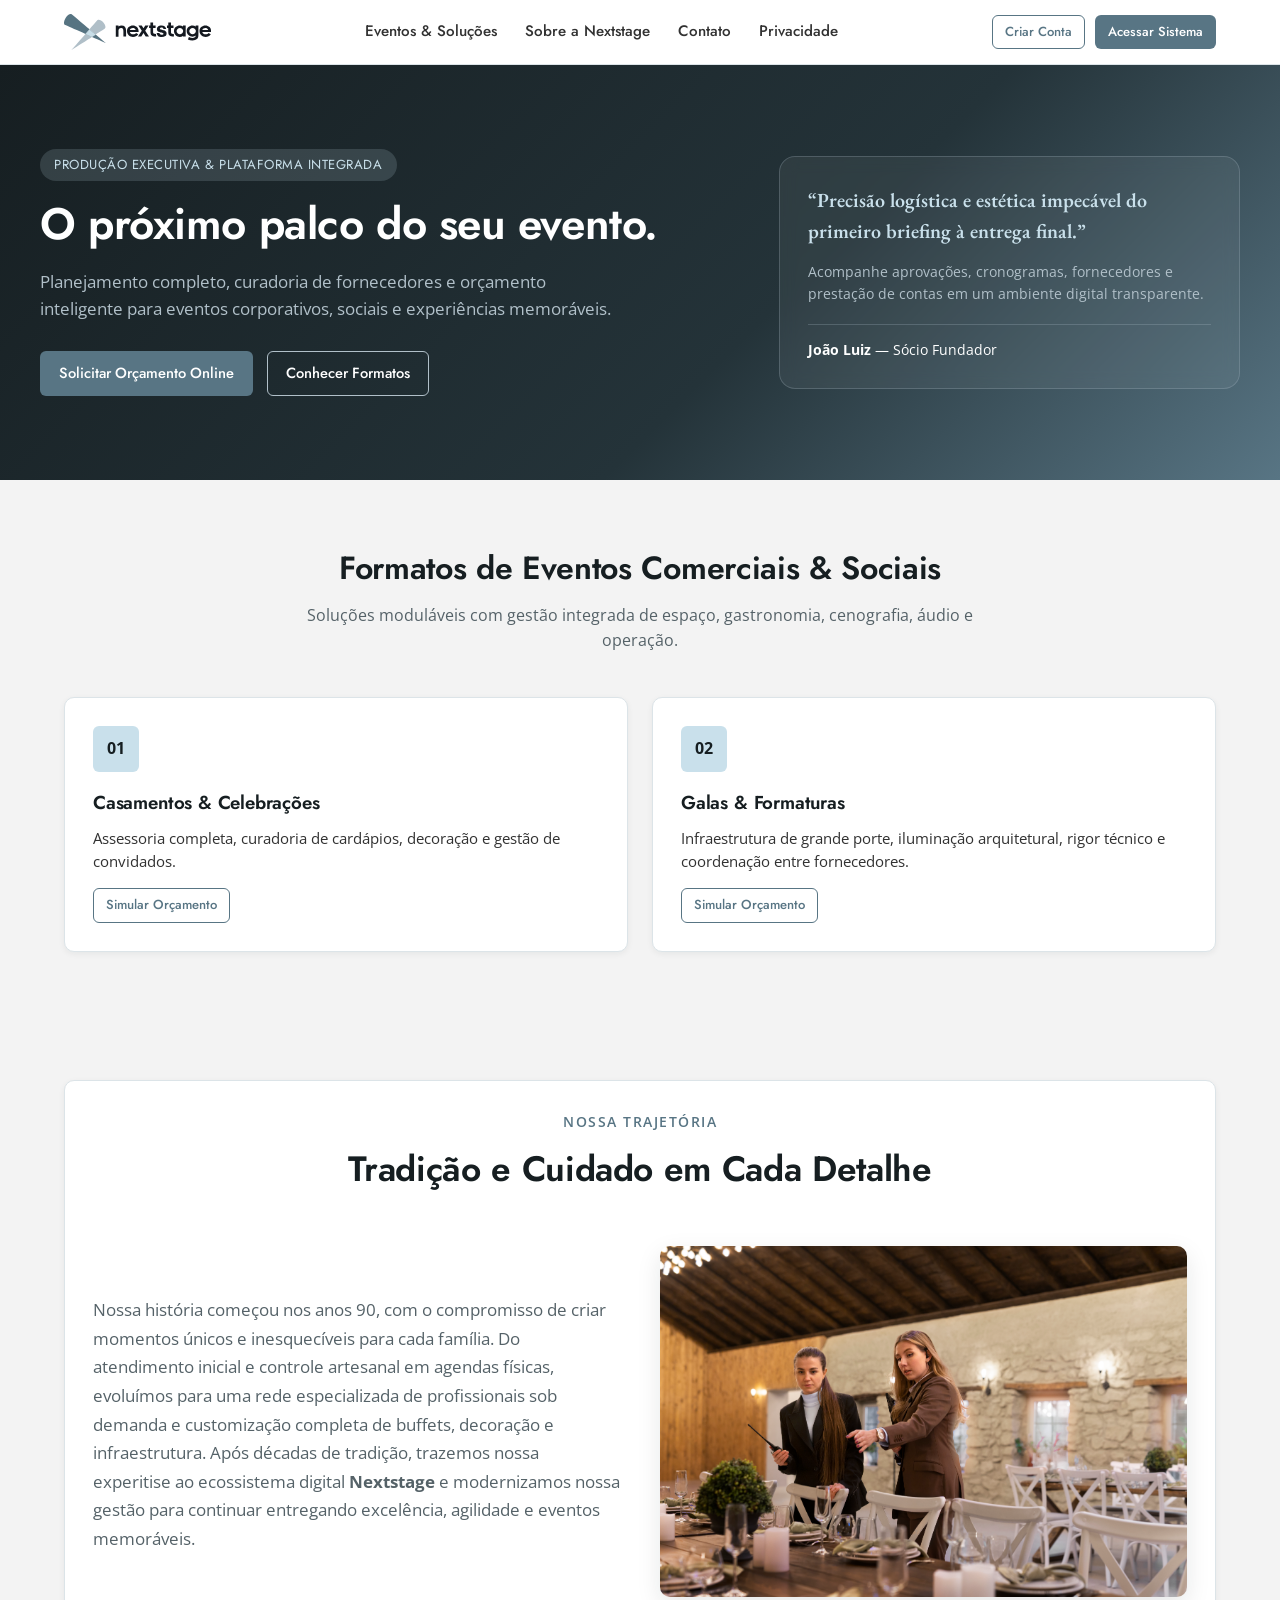
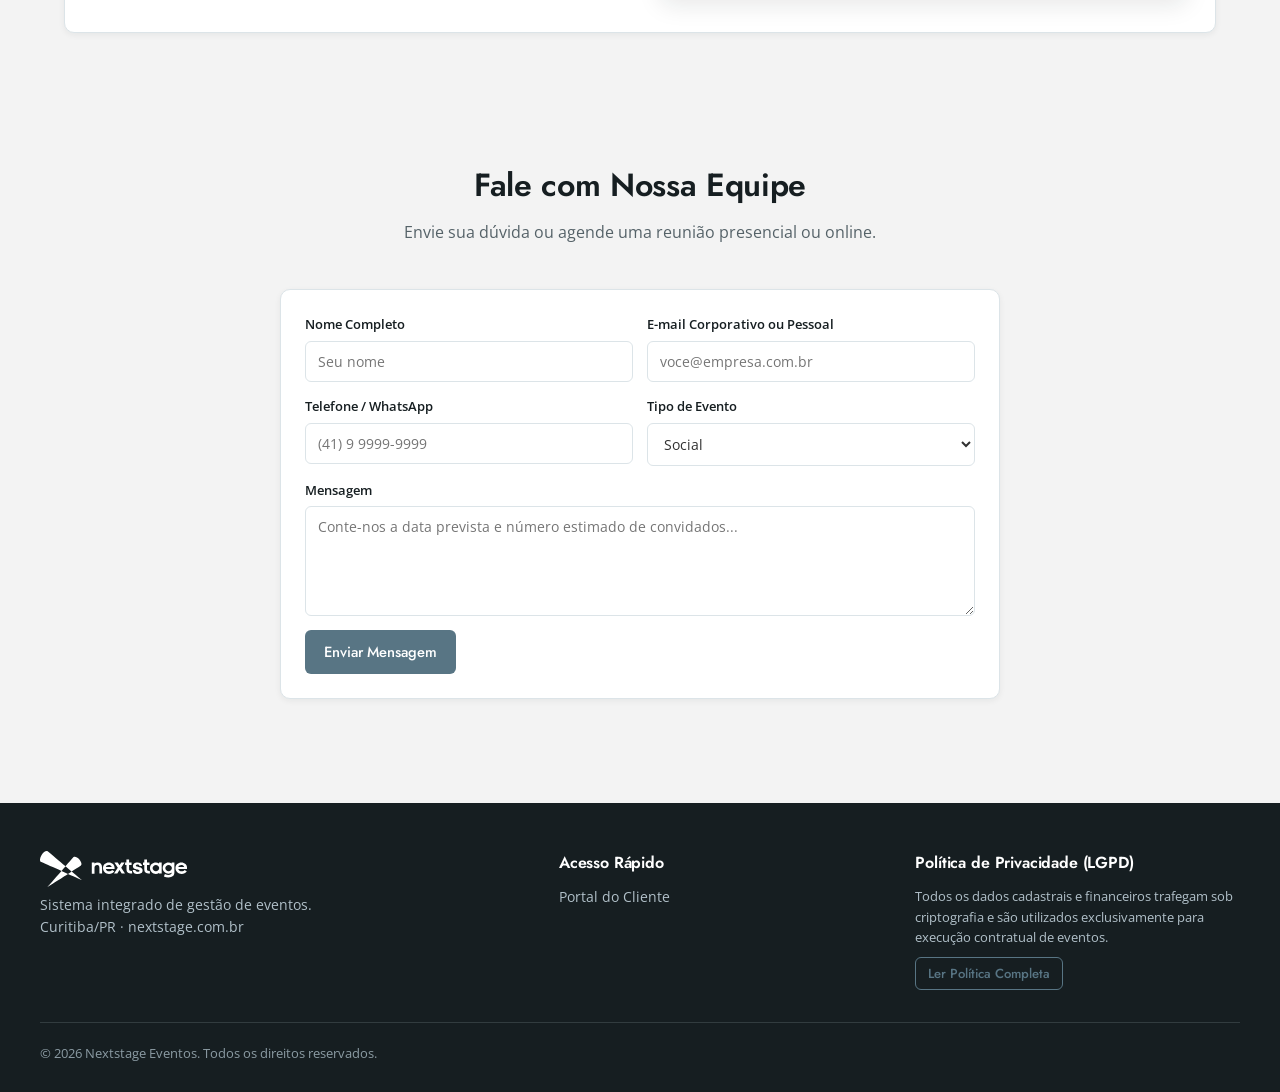
<file: index.html>
<!DOCTYPE html>
<html lang="pt-BR">
<link rel="apple-touch-icon" sizes="180x180" href="favicon/apple-touch-icon.png">
<link rel="icon" type="image/png" sizes="32x32" href="favicon/favicon-32x32.png">
<link rel="icon" type="image/png" sizes="16x16" href="favicon/favicon-16x16.png">
<link rel="manifest" href="favicon/site.webmanifest">
<head>
  <meta charset="UTF-8">
  <meta name="viewport" content="width=device-width, initial-scale=1.0">
  <title>Nextstage | Produção e Gestão de Eventos</title>
  <link rel="stylesheet" href="css/styles.css">
</head>
<body>
  <header class="site-header">
    <div class="site-nav-container">
      <a href="index.html" class="nextstage-logo" aria-label="Nextstage">
		<svg viewBox="0 0 147.1 36" xml:space="preserve">
		  <g>
		    <g>
		  	  <path fill="#577482" d="M8,0.5C8,0.5,7.8,0.4,7.8,0.4c0,0-0.1,0-0.1-0.1c0,0,0,0,0,0C6.1-0.7,3.5,1,1.6,3.9c-1.8,2.9-2.2,6.1-0.7,7c0,0,0,0,0.1,0C1,11,1,11,1.1,11c0.1,0.1,0.2,0.1,0.3,0.1c4.3,1.9,12.3,5.5,20.1,8.9c1.4-1.6,2.8-3.2,4.1-4.7C18.8,9.7,11.7,3.7,8,0.5z"/>
		  	  <path fill="#577482" d="M41.6,29c0,0-4.3-3.6-9.9-8.4c-1.2,0.8-2.4,1.6-3.7,2.4C35.5,26.3,41.6,29,41.6,29z"/>
		  	  <path fill="#B0BFC8" d="M40.6,14.8c0,0,0.1-0.1,0.2-0.2c0,0,0.1,0,0.1-0.1c0,0,0,0,0,0c1.2-1,0.5-3.7-1.5-6.1c-2-2.3-4.6-3.4-5.8-2.4c0,0,0,0,0,0c0,0,0,0-0.1,0.1c-0.1,0.1-0.2,0.2-0.2,0.2c-1.8,2.1-4.7,5.4-7.8,9c2.1,1.8,4.2,3.6,6.1,5.2C35.3,18.3,38.5,16.2,40.6,14.8z"/>
		  	  <path fill="#B0BFC8" d="M28,23c-2.1-0.9-4.3-1.9-6.5-2.9C14.5,28,7.6,36,7.6,36S18.3,29.2,28,23z"/>
		  	  <path fill="#577482" d="M31.7,20.6c-1.9-1.6-4-3.4-6.1-5.2c-1.3,1.5-2.7,3.1-4.1,4.7c2.2,1,4.4,2,6.5,2.9C29.2,22.1,30.5,21.4,31.7,20.6z"/>
		  	  <path fill="#C8DEE8" d="M31.7,20.6c-1.9-1.6-4-3.4-6.1-5.2c-1.3,1.5-2.7,3.1-4.1,4.7c2.2,1,4.4,2,6.5,2.9C29.2,22.1,30.5,21.4,31.7,20.6z"/>
		    </g>
		    <g>
		  	  <path fill="#141920" d="M51.8,22.6V11.5h2.7v0.9c0.8-0.7,1.8-1,3-1c3,0,4.6,1.8,4.6,5.4v5.8h-2.7v-5.1c0-1.3-0.2-2.2-0.5-2.7c-0.3-0.6-1-0.8-1.9-0.8c-0.7,0-1.3,0.2-1.8,0.7c-0.4,0.4-0.7,1.1-0.7,1.9v6.1H51.8z"/>
		  	  <path fill="#141920" d="M63,17.1c0-1.6,0.6-2.9,1.7-4c1.1-1.1,2.5-1.7,4.1-1.7c1.7,0,3.1,0.6,4.2,1.7c1.1,1.1,1.6,2.5,1.6,4.2c0,0.2,0,0.4,0,0.7h-8.8c0.2,0.7,0.6,1.3,1.2,1.7c0.6,0.4,1.2,0.6,2.1,0.6c0.7,0,1.2-0.1,1.7-0.3c0.5-0.2,0.9-0.6,1.2-1.1l2.3,1.3C73,22,71.3,22.9,69,22.9c-1.7,0-3.2-0.5-4.3-1.6C63.5,20.1,63,18.8,63,17.1z M65.8,15.9h5.9c-0.6-1.3-1.5-1.9-2.9-1.9c-0.6,0-1.2,0.2-1.8,0.5C66.5,14.8,66.1,15.3,65.8,15.9z"/>
		  	  <path fill="#141920" d="M74,22.6l3.8-5.9l-3.4-5.2h3.3l1.8,2.8l1.8-2.8h3.3l-3.4,5.2l3.8,5.9h-3.3l-2.2-3.5l-2.2,3.5H74z"/>
		  	  <path fill="#141920" d="M85.1,14v-2.5h1.3V8.6h2.7v2.9h2.5V14h-2.5v4c0,0.8,0.2,1.3,0.5,1.6C90,19.9,90.8,20,92,20l0.2,2.6h-0.6c-1.7,0-3-0.3-3.8-1c-0.9-0.7-1.3-1.9-1.3-3.6v-4H85.1z"/>
		  	  <path fill="#141920" d="M92.6,19.1h2.9c0,0.5,0.2,0.9,0.6,1.2c0.4,0.3,0.9,0.5,1.6,0.5c0.6,0,1-0.1,1.3-0.3c0.3-0.2,0.5-0.5,0.5-0.8c0-0.2-0.1-0.4-0.2-0.5c-0.1-0.1-0.3-0.2-0.6-0.3c-0.3-0.1-0.5-0.1-0.6-0.2c-0.2,0-0.4,0-0.6-0.1c-0.7-0.1-1-0.2-1-0.2s-0.3-0.1-1-0.3c-0.7-0.2-1.2-0.4-1.5-0.6c-0.3-0.2-0.6-0.5-0.8-1c-0.2-0.4-0.3-0.9-0.3-1.5c0-1.1,0.4-2,1.2-2.6c0.8-0.7,1.9-1,3.4-1c1.4,0,2.5,0.3,3.3,1c0.8,0.7,1.3,1.5,1.4,2.6h-2.8c0-0.3-0.1-0.5-0.2-0.7c-0.1-0.2-0.3-0.4-0.5-0.5c-0.3-0.2-0.7-0.2-1.2-0.2c-0.5,0-0.9,0.1-1.2,0.3c-0.3,0.2-0.4,0.4-0.4,0.7c0,0.1,0,0.2,0,0.3c0,0.1,0.1,0.2,0.1,0.2c0.1,0.1,0.1,0.1,0.2,0.2c0.1,0.1,0.2,0.1,0.3,0.1c0.1,0,0.2,0.1,0.3,0.1c0.1,0,0.2,0.1,0.4,0.1c0.2,0,0.3,0.1,0.4,0.1c0.1,0,0.2,0,0.4,0.1l0.4,0.1c0.6,0.1,1.2,0.2,1.6,0.4c0.4,0.1,0.9,0.3,1.3,0.6c0.4,0.2,0.7,0.6,1,1c0.2,0.4,0.3,0.9,0.3,1.5c0,1.2-0.4,2.1-1.3,2.7c-0.9,0.6-2.1,0.9-3.6,0.9c-1.6,0-2.8-0.3-3.7-1C93.2,21.2,92.7,20.3,92.6,19.1z"/>
		  	  <path fill="#141920" d="M103,14v-2.5h1.3V8.6h2.7v2.9h2.5V14H107v4c0,0.8,0.2,1.3,0.5,1.6c0.3,0.3,1.1,0.4,2.3,0.4l0.2,2.6h-0.6c-1.7,0-3-0.3-3.8-1c-0.9-0.7-1.3-1.9-1.3-3.6v-4H103z"/>
		  	  <path fill="#141920" d="M110,17.1c0-1.6,0.6-2.9,1.7-4c1.1-1.1,2.5-1.7,4.1-1.7c1.2,0,2.3,0.3,3.2,1v-0.9h2.7v11.1H119v-0.7c-1,0.6-2,1-3.2,1c-1.6,0-3-0.6-4.1-1.7C110.6,20,110,18.7,110,17.1z M113.6,14.9c-0.6,0.6-1,1.4-1,2.2s0.3,1.6,1,2.2c0.6,0.6,1.4,1,2.3,1c0.9,0,1.6-0.3,2.3-1c0.6-0.6,1-1.4,1-2.2s-0.3-1.6-1-2.2c-0.6-0.6-1.4-1-2.3-1C115,13.9,114.2,14.3,113.6,14.9z"/>
		  	  <path fill="#141920" d="M122.7,17.1c0-1.6,0.6-2.9,1.7-4c1.1-1.1,2.5-1.7,4.1-1.7c1.2,0,2.3,0.3,3.2,1v-0.9h2.7v9.7c0,1.7-0.5,3-1.5,3.9c-1,0.9-2.5,1.4-4.4,1.4c-1.7,0-3.3-0.4-4.6-1.1l1-2.3c1.3,0.6,2.5,0.9,3.7,0.9c0.8,0,1.6-0.2,2.2-0.7c0.7-0.4,1-1,1-1.7c-0.9,0.8-2,1.1-3.2,1.1c-1.6,0-3-0.5-4.1-1.6C123.3,20.1,122.7,18.7,122.7,17.1z M126.3,14.9c-0.6,0.6-1,1.4-1,2.2c0,0.9,0.3,1.6,1,2.2c0.6,0.6,1.4,1,2.3,1c0.9,0,1.6-0.3,2.3-1c0.6-0.6,1-1.4,1-2.2c0-0.9-0.3-1.6-1-2.2c-0.6-0.6-1.4-1-2.3-1C127.7,13.9,126.9,14.3,126.3,14.9z"/>
		  	  <path fill="#141920" d="M135.5,17.1c0-1.6,0.6-2.9,1.7-4c1.1-1.1,2.5-1.7,4.1-1.7c1.7,0,3.1,0.6,4.2,1.7c1.1,1.1,1.6,2.5,1.6,4.2c0,0.2,0,0.4,0,0.7h-8.8c0.2,0.7,0.6,1.3,1.2,1.7s1.2,0.6,2.1,0.6c0.7,0,1.2-0.1,1.7-0.3c0.5-0.2,0.9-0.6,1.2-1.1l2.3,1.3c-1.2,1.8-2.9,2.7-5.2,2.7c-1.7,0-3.2-0.5-4.3-1.6C136,20.1,135.5,18.8,135.5,17.1z M138.3,15.9h5.9c-0.6-1.3-1.5-1.9-2.9-1.9c-0.6,0-1.2,0.2-1.8,0.5C139,14.8,138.6,15.3,138.3,15.9z"/>
		    </g>
		  </g>
		</svg>
	  </a>
      <nav class="site-nav-links">
        <a href="#eventos-comerciais">Eventos & Soluções</a>
        <a href="#sobre-empresa">Sobre a Nextstage</a>
        <a href="#contato">Contato</a>
        <a href="#" onclick="openModal('modalPrivacidade')">Privacidade</a>
      </nav>
      <div style="display:flex; gap:10px;">
        <a href="login.html?tab=cadastro" class="btn btn-outline btn-sm">Criar Conta</a>
        <a href="login.html" class="btn btn-primary btn-sm">Acessar Sistema</a>
      </div>
    </div>
  </header>

  <!-- Hero / RF052 -->
  <section class="hero-section">
    <div class="hero-inner">
      <div>
        <span class="hero-badge">Produção Executiva & Plataforma Integrada</span>
        <h1>O próximo palco do seu evento.</h1>
        <p>Planejamento completo, curadoria de fornecedores e orçamento inteligente para eventos corporativos, sociais e experiências memoráveis.</p>
        <div style="display:flex; gap:14px; flex-wrap:wrap;">
          <a href="login.html?role=Cliente" class="btn btn-primary">Solicitar Orçamento Online</a>
          <a href="#eventos-comerciais" class="btn btn-outline" style="color:#fff; border-color:#B1C0C9;">Conhecer Formatos</a>
        </div>
      </div>
      <div class="hero-card-preview">
        <p class="serif-accent" style="font-size:1.25rem; color:#C9E0EB; margin-bottom:14px;">“Precisão logística e estética impecável do primeiro briefing à entrega final.”</p>
        <p style="font-size:0.9rem; margin-bottom:18px;">Acompanhe aprovações, cronogramas, fornecedores e prestação de contas em um ambiente digital transparente.</p>
        <div style="border-top:1px solid rgba(177,192,201,0.25); padding-top:14px; font-size:0.85rem;">
          <strong>João Luiz</strong> — Sócio Fundador
        </div>
      </div>
    </div>
  </section>

  <!-- RF052: Informações Comerciais de Eventos -->
  <section id="eventos-comerciais" class="site-section">
    <div class="section-header">
      <h2>Formatos de Eventos Comerciais & Sociais</h2>
      <p>Soluções moduláveis com gestão integrada de espaço, gastronomia, cenografia, áudio e operação.</p>
    </div>
    <div class="cards-grid">
      <div class="feature-card">
        <div class="feature-icon"><strong>01</strong></div>
        <h3>Casamentos & Celebrações</h3>
        <p style="margin:10px 0 16px; font-size:0.92rem;">Assessoria completa, curadoria de cardápios, decoração e gestão de convidados.</p>
        <a href="login.html?role=Cliente" class="btn btn-outline btn-sm">Simular Orçamento</a>
      </div>
      <div class="feature-card">
        <div class="feature-icon"><strong>02</strong></div>
        <h3>Galas & Formaturas</h3>
        <p style="margin:10px 0 16px; font-size:0.92rem;">Infraestrutura de grande porte, iluminação arquitetural, rigor técnico e coordenação entre fornecedores.</p>
        <a href="login.html?role=Cliente" class="btn btn-outline btn-sm">Simular Orçamento</a>
      </div>
    </div>
  </section>

  <!-- Seção Sobre / Nossa História -->
<section id="sobre" class="site-section">  
  <div class="feature-card">    
    <!-- Cabeçalho da Seção -->
    <div style="text-align: center; margin-bottom: 50px;">
      <span style="font-size: 0.85rem; text-transform: uppercase; letter-spacing: 1.5px; color: var(--color-primary); font-weight: 600;">Nossa Trajetória</span>
      <h2 style="font-size: 2.2rem; color: var(--color-dark-slate); margin-top: 8px; font-family: var(--font-display);">Tradição e Cuidado em Cada Detalhe</h2>
    </div>
    <!-- Grid de Conteúdo (Texto e Imagem) -->
    <div style="display: grid; grid-template-columns: 1fr 1fr; gap: 40px; align-items: center;" class="about-grid-mobile">      
      <!-- Parágrafo de Texto Institucional -->
      <div style="font-size: 1.05rem; color: #556268; line-height: 1.7; font-family: var(--font-body);">
        <p>
          Nossa história começou nos anos 90, com o compromisso de criar momentos únicos e inesquecíveis para cada família. Do atendimento inicial e controle artesanal em agendas físicas, evoluímos para uma rede especializada de profissionais sob demanda e customização completa de buffets, decoração e infraestrutura. Após décadas de tradição, trazemos nossa experitise ao ecossistema digital <strong>Nextstage</strong> e modernizamos nossa gestão para continuar entregando excelência, agilidade e eventos memoráveis.
        </p>
      </div>

      <!-- Imagem Ilustrativa -->
      <div>
        <img src="img/female-wedding-planner-working-ceremony.jpg" alt="Planejamento e Organização de Eventos" style="width: 100%; height: auto; border-radius: var(--radius-md); box-shadow: var(--shadow-md); object-fit: cover;">
      </div>

    </div>

  </div>

</section>

  <!-- RF054: Formulário de Contato -->
  <section id="contato" class="site-section">
    <div class="section-header">
      <h2>Fale com Nossa Equipe</h2>
      <p>Envie sua dúvida ou agende uma reunião presencial ou online.</p>
    </div>
    <div class="panel-card" style="max-width:720px; margin:0 auto;">
      <form onsubmit="event.preventDefault(); showToast('Mensagem enviada! Nossa equipe retornará em breve.'); this.reset();">
        <div class="form-grid">
          <div class="form-group">
            <label>Nome Completo</label>
            <input type="text" class="form-control" required placeholder="Seu nome">
          </div>
          <div class="form-group">
            <label>E-mail Corporativo ou Pessoal</label>
            <input type="email" class="form-control" required placeholder="voce@empresa.com.br">
          </div>
        </div>
        <div class="form-grid">
          <div class="form-group">
            <label>Telefone / WhatsApp</label>
            <input type="tel" class="form-control" required placeholder="(41) 9 9999-9999">
          </div>
          <div class="form-group">
            <label>Tipo de Evento</label>
            <select class="form-control">
              <option>Social</option>
              <option>Gala/Formatura</option>
              <option>Outro</option>
            </select>
          </div>
        </div>
        <div class="form-group">
          <label>Mensagem</label>
          <textarea class="form-control" rows="3" required placeholder="Conte-nos a data prevista e número estimado de convidados..."></textarea>
        </div>
        <button type="submit" class="btn btn-primary">Enviar Mensagem</button>
      </form>
    </div>
  </section>

  <!-- RF055: Política de Privacidade de Dados -->
  <footer id="privacidade" class="site-footer">
    <div class="footer-grid">
      <div>
        <a href="index.html" class="nextstage-logo" aria-label="Nextstage">
		<svg class="logo-full-expanded" viewBox="0 0 147.1 36" xml:space="preserve">
          <g>
            <path fill="#FFFFFF" d="M28,23c1.3-0.8,2.5-1.6,3.7-2.4c5.6,4.8,9.9,8.4,9.9,8.4S35.5,26.3,28,23z M8,0.5C8,0.5,7.8,0.4,7.8,0.4c0,0-0.1,0-0.1-0.1c0,0,0,0,0,0C6.1-0.7,3.5,1,1.6,3.9c-1.8,2.9-2.2,6.1-0.7,7c0,0,0,0,0.1,0C1,11,1,11,1.1,11c0.1,0.1,0.2,0.1,0.3,0.1c4.3,1.9,12.3,5.5,20.1,8.9c1.4-1.6,2.8-3.2,4.1-4.7C18.8,9.7,11.7,3.7,8,0.5z M40.6,14.8c0,0,0.1-0.1,0.2-0.2c0,0,0.1,0,0.1-0.1c0,0,0,0,0,0c1.2-1,0.5-3.7-1.5-6.1c-2-2.3-4.6-3.4-5.8-2.4c0,0,0,0,0,0c0,0,0,0-0.1,0.1c-0.1,0.1-0.2,0.2-0.2,0.2c-1.8,2.1-4.7,5.4-7.8,9c2.1,1.8,4.2,3.6,6.1,5.2C35.3,18.3,38.5,16.2,40.6,14.8z M28,23c-2.1-0.9-4.3-1.9-6.5-2.9C14.5,28,7.6,36,7.6,36S18.3,29.2,28,23z"/>
            <g>
              <path fill="#FFFFFF" d="M51.8,22.6V11.5h2.7v0.9c0.8-0.7,1.8-1,3-1c3,0,4.6,1.8,4.6,5.4v5.8h-2.7v-5.1c0-1.3-0.2-2.2-0.5-2.7c-0.3-0.6-1-0.8-1.9-0.8c-0.7,0-1.3,0.2-1.8,0.7c-0.4,0.4-0.7,1.1-0.7,1.9v6.1H51.8z"/>
              <path fill="#FFFFFF" d="M63,17.1c0-1.6,0.6-2.9,1.7-4c1.1-1.1,2.5-1.7,4.1-1.7c1.7,0,3.1,0.6,4.2,1.7c1.1,1.1,1.6,2.5,1.6,4.2c0,0.2,0,0.4,0,0.7h-8.8c0.2,0.7,0.6,1.3,1.2,1.7c0.6,0.4,1.2,0.6,2.1,0.6c0.7,0,1.2-0.1,1.7-0.3c0.5-0.2,0.9-0.6,1.2-1.1l2.3,1.3C73,22,71.3,22.9,69,22.9c-1.7,0-3.2-0.5-4.3-1.6C63.5,20.1,63,18.8,63,17.1z M65.8,15.9h5.9c-0.6-1.3-1.5-1.9-2.9-1.9c-0.6,0-1.2,0.2-1.8,0.5C66.5,14.8,66.1,15.3,65.8,15.9z"/>
              <path fill="#FFFFFF" d="M74,22.6l3.8-5.9l-3.4-5.2h3.3l1.8,2.8l1.8-2.8h3.3l-3.4,5.2l3.8,5.9h-3.3l-2.2-3.5l-2.2,3.5H74z"/>
              <path fill="#FFFFFF" d="M85.1,14v-2.5h1.3V8.6h2.7v2.9h2.5V14h-2.5v4c0,0.8,0.2,1.3,0.5,1.6C90,19.9,90.8,20,92,20l0.2,2.6h-0.6c-1.7,0-3-0.3-3.8-1c-0.9-0.7-1.3-1.9-1.3-3.6v-4H85.1z"/>
              <path fill="#FFFFFF" d="M92.6,19.1h2.9c0,0.5,0.2,0.9,0.6,1.2c0.4,0.3,0.9,0.5,1.6,0.5c0.6,0,1-0.1,1.3-0.3c0.3-0.2,0.5-0.5,0.5-0.8c0-0.2-0.1-0.4-0.2-0.5c-0.1-0.1-0.3-0.2-0.6-0.3c-0.3-0.1-0.5-0.1-0.6-0.2c-0.2,0-0.4,0-0.6-0.1c-0.7-0.1-1-0.2-1-0.2s-0.3-0.1-1-0.3c-0.7-0.2-1.2-0.4-1.5-0.6c-0.3-0.2-0.6-0.5-0.8-1c-0.2-0.4-0.3-0.9-0.3-1.5c0-1.1,0.4-2,1.2-2.6c0.8-0.7,1.9-1,3.4-1c1.4,0,2.5,0.3,3.3,1c0.8,0.7,1.3,1.5,1.4,2.6h-2.8c0-0.3-0.1-0.5-0.2-0.7c-0.1-0.2-0.3-0.4-0.5-0.5c-0.3-0.2-0.7-0.2-1.2-0.2c-0.5,0-0.9,0.1-1.2,0.3c-0.3,0.2-0.4,0.4-0.4,0.7c0,0.1,0,0.2,0,0.3c0,0.1,0.1,0.2,0.1,0.2c0.1,0.1,0.1,0.1,0.2,0.2c0.1,0.1,0.2,0.1,0.3,0.1c0.1,0,0.2,0.1,0.3,0.1c0.1,0,0.2,0.1,0.4,0.1c0.2,0,0.3,0.1,0.4,0.1c0.1,0,0.2,0,0.4,0.1l0.4,0.1c0.6,0.1,1.2,0.2,1.6,0.4c0.4,0.1,0.9,0.3,1.3,0.6c0.4,0.2,0.7,0.6,1,1c0.2,0.4,0.3,0.9,0.3,1.5c0,1.2-0.4,2.1-1.3,2.7c-0.9,0.6-2.1,0.9-3.6,0.9c-1.6,0-2.8-0.3-3.7-1C93.2,21.2,92.7,20.3,92.6,19.1z"/>
              <path fill="#FFFFFF" d="M103,14v-2.5h1.3V8.6h2.7v2.9h2.5V14H107v4c0,0.8,0.2,1.3,0.5,1.6c0.3,0.3,1.1,0.4,2.3,0.4l0.2,2.6h-0.6c-1.7,0-3-0.3-3.8-1c-0.9-0.7-1.3-1.9-1.3-3.6v-4H103z"/>
              <path fill="#FFFFFF" d="M110,17.1c0-1.6,0.6-2.9,1.7-4c1.1-1.1,2.5-1.7,4.1-1.7c1.2,0,2.3,0.3,3.2,1v-0.9h2.7v11.1H119v-0.7c-1,0.6-2,1-3.2,1c-1.6,0-3-0.6-4.1-1.7C110.6,20,110,18.7,110,17.1z M113.6,14.9c-0.6,0.6-1,1.4-1,2.2s0.3,1.6,1,2.2c0.6,0.6,1.4,1,2.3,1c0.9,0,1.6-0.3,2.3-1c0.6-0.6,1-1.4,1-2.2s-0.3-1.6-1-2.2c-0.6-0.6-1.4-1-2.3-1C115,13.9,114.2,14.3,113.6,14.9z"/>
              <path fill="#FFFFFF" d="M122.7,17.1c0-1.6,0.6-2.9,1.7-4c1.1-1.1,2.5-1.7,4.1-1.7c1.2,0,2.3,0.3,3.2,1v-0.9h2.7v9.7c0,1.7-0.5,3-1.5,3.9c-1,0.9-2.5,1.4-4.4,1.4c-1.7,0-3.3-0.4-4.6-1.1l1-2.3c1.3,0.6,2.5,0.9,3.7,0.9c0.8,0,1.6-0.2,2.2-0.7c0.7-0.4,1-1,1-1.7c-0.9,0.8-2,1.1-3.2,1.1c-1.6,0-3-0.5-4.1-1.6C123.3,20.1,122.7,18.7,122.7,17.1z M126.3,14.9c-0.6,0.6-1,1.4-1,2.2c0,0.9,0.3,1.6,1,2.2c0.6,0.6,1.4,1,2.3,1c0.9,0,1.6-0.3,2.3-1c0.6-0.6,1-1.4,1-2.2c0-0.9-0.3-1.6-1-2.2c-0.6-0.6-1.4-1-2.3-1C127.7,13.9,126.9,14.3,126.3,14.9z"/>
              <path fill="#FFFFFF" d="M135.5,17.1c0-1.6,0.6-2.9,1.7-4c1.1-1.1,2.5-1.7,4.1-1.7c1.7,0,3.1,0.6,4.2,1.7c1.1,1.1,1.6,2.5,1.6,4.2c0,0.2,0,0.4,0,0.7h-8.8c0.2,0.7,0.6,1.3,1.2,1.7s1.2,0.6,2.1,0.6c0.7,0,1.2-0.1,1.7-0.3c0.5-0.2,0.9-0.6,1.2-1.1l2.3,1.3c-1.2,1.8-2.9,2.7-5.2,2.7c-1.7,0-3.2-0.5-4.3-1.6C136,20.1,135.5,18.8,135.5,17.1z M138.3,15.9h5.9c-0.6-1.3-1.5-1.9-2.9-1.9c-0.6,0-1.2,0.2-1.8,0.5C139,14.8,138.6,15.3,138.3,15.9z"/>
            </g>
          </g>
        </svg>
	  </a>
        <p style="font-size:0.88rem;">Sistema integrado de gestão de eventos.</br>Curitiba/PR · nextstage.com.br</p>
      </div>
      <div>
        <h4 style="color:#fff; margin-bottom:10px;">Acesso Rápido</h4>
        <ul style="list-style:none; font-size:0.88rem; display:flex; flex-direction:column; gap:6px;">
          <li><a href="login.html">Portal do Cliente</a></li>          
        </ul>
      </div>
      <div>
        <h4 style="color:#fff; margin-bottom:10px;">Política de Privacidade (LGPD)</h4>
        <p style="font-size:0.82rem; margin-bottom:10px;">Todos os dados cadastrais e financeiros trafegam sob criptografia e são utilizados exclusivamente para execução contratual de eventos.</p>
        <button class="btn btn-outline btn-sm" onclick="openModal('modalPrivacidade')">Ler Política Completa</button>
      </div>
    </div>
    <div class="footer-bottom">
      <span>© 2026 Nextstage Eventos. Todos os direitos reservados.</span>      
    </div>
  </footer>

  <div id="modalPrivacidade" class="modal-backdrop">
    <div class="modal-box">
      <div class="modal-header">
        <h3>Política de Privacidade e Proteção de Dados</h3>
        <button class="btn btn-ghost btn-sm" onclick="closeModal('modalPrivacidade')">✕</button>
      </div>
      <p style="font-size:0.9rem; margin-bottom:12px;">A <strong>Nextstage</strong> coleta dados pessoais e empresariais (CPF/CNPJ, RG/IE, contatos e endereços) estritamente para elaboração de orçamentos, contratos e operação logística de eventos, em conformidade com a Lei Geral de Proteção de Dados (Lei nº 13.709/2018).</p>
      <p style="font-size:0.9rem;">Os registros são armazenados com criptografia, possuem auditoria de acesso e edição e são realizados backups automáticos periódicos.</p>
    </div>
  </div>

  <script src="js/data.js"></script>
  <script src="js/app.js"></script>
</body>
</html>
</file>
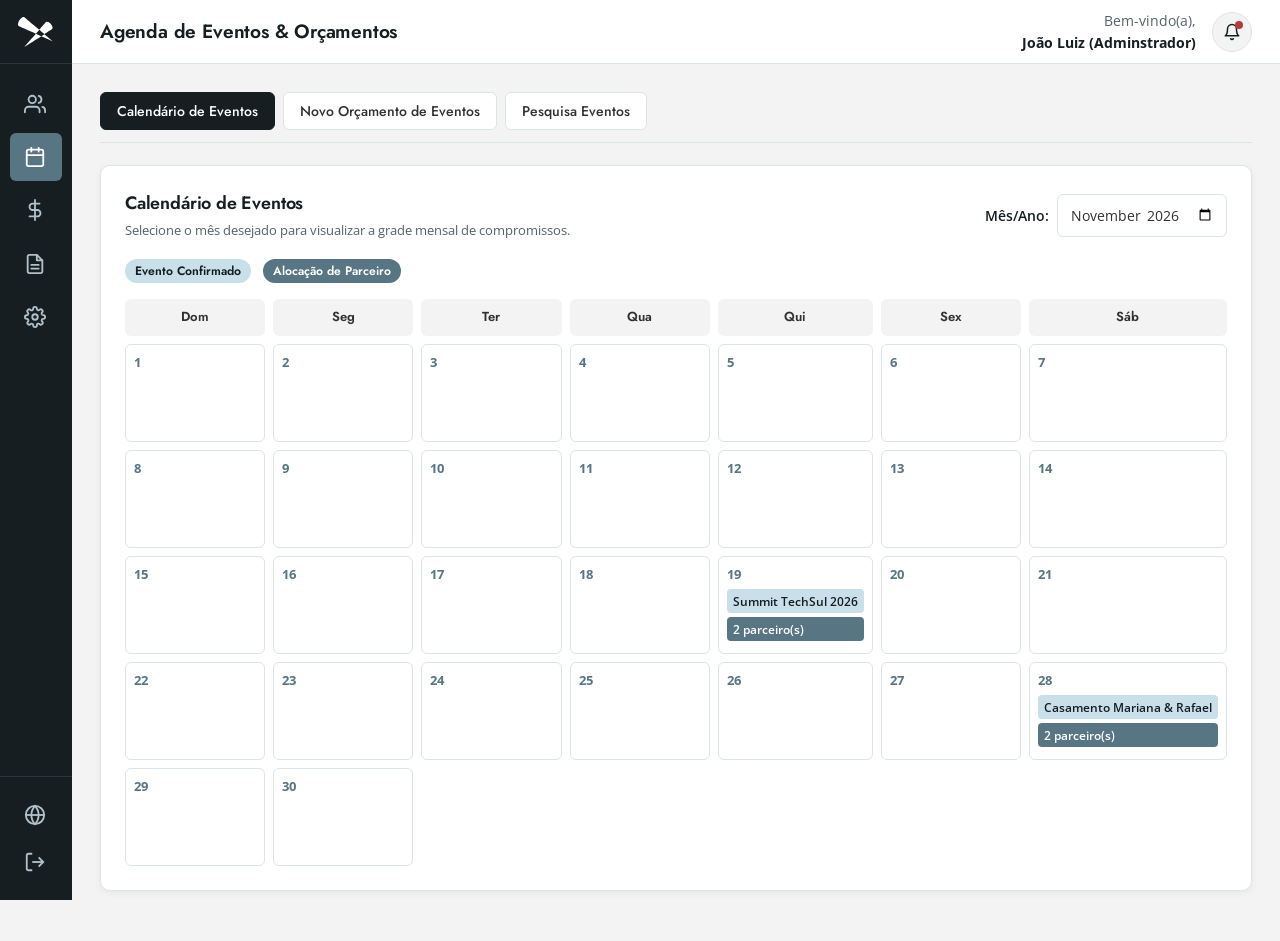
<file: agenda.html>
<!DOCTYPE html>
<html lang="pt-BR">
<link rel="apple-touch-icon" sizes="180x180" href="favicon/apple-touch-icon.png">
<link rel="icon" type="image/png" sizes="32x32" href="favicon/favicon-32x32.png">
<link rel="icon" type="image/png" sizes="16x16" href="favicon/favicon-16x16.png">
<link rel="manifest" href="favicon/site.webmanifest">
<head>
  <meta charset="UTF-8">
  <meta name="viewport" content="width=device-width, initial-scale=1.0">
  <title>Agenda de Eventos | Nextstage WebApp</title>
  <link rel="stylesheet" href="css/styles.css">
</head>
<body>
  <div class="app-shell">
    <aside id="app-sidebar" class="app-sidebar"></aside>
    <div class="app-main">
      <header id="app-topbar" class="app-topbar"></header>

      <main class="app-content">
        <div class="module-tabs">
          <button class="module-tab active" data-target="tab-calendario">Calendário de Eventos</button>
		  <button class="module-tab" data-target="tab-pedido-orcamento">Novo Orçamento de Eventos</button>
		  <button class="module-tab" data-target="tab-pesquisa-eventos">Pesquisa Eventos</button>
        </div>

		<!-- 1. Exibição da Agenda de Eventos e Parceiros (RF036, RF037) -->
        <section id="tab-calendario" class="tab-panel active">
		  <div class="panel-card">
			
			<!-- Cabeçalho com o seletor de Mês/Ano -->
			<div class="panel-header" style="align-items: center; flex-wrap: wrap; gap: 14px;">
			  <div>
				<h2 style="margin-bottom: 2px;">Calendário de Eventos</h2>
				<p style="font-size: 0.84rem; color: #556268;">Selecione o mês desejado para visualizar a grade mensal de compromissos.</p>
			  </div>
			  
			  <!-- Seletor de Mês/Ano exclusivo do Calendário -->
			  <div style="display: flex; align-items: center; gap: 8px;">
				<label style="font-size: 0.85rem; font-weight: 600; color: var(--color-dark-slate);">Mês/Ano:</label>
				<input type="month" id="calendarioMesAno" class="form-control" value="2026-11" onchange="renderCalendar()" style="width: 170px;">
			  </div>
			</div>

			<div style="display: flex; gap: 12px; font-size: 0.82rem; margin-bottom: 16px;">
			  <span class="badge badge-sky">Evento Confirmado</span>
			  <span class="badge badge-primary">Alocação de Parceiro</span>
			</div>

			<div class="calendar-grid" id="calendarGrid"></div>
		  </div>
		</section>

        <!-- 2. Pedido & Simulação Automática de Orçamento por Etapas (RF028, RF029) -->
        <section id="tab-pedido-orcamento" class="tab-panel">
		  <div style="margin-bottom: 20px;">
			<h2 style="font-size: 1.4rem; color: var(--color-dark-slate); margin-bottom: 4px;">Solicitar Orçamento de Evento</h2>
			<p style="font-size: 0.9rem; color: #556268;">Selecione os itens abaixo para simular o valor e verificar disponibilidade em tempo real.</p>
		  </div>

		  <form onsubmit="criarOrcamento(event)">
			<div class="budget-layout-grid">
			  
			  <!-- COLUNA ESQUERDA: Formulários e Etapas -->
			  <div style="display: flex; flex-direction: column; gap: 20px;">
				
				<!-- Bloco 1: Dados Básicos -->
				<div class="panel-card" style="margin-bottom: 0;">
				  <h3 style="font-size: 1.05rem; margin-bottom: 14px;">1. Dados Básicos do Evento</h3>
				  <div class="form-grid">
					<div class="form-group">
					  <label>Tipo de Evento</label>
					  <select id="orcTipo" class="form-control" onchange="simularValorOrcamento()">
						<option value="Casamento">Casamento</option>
						<option value="Corporativo">Corporativo</option>
						<option value="Formatura">Formatura</option>
						<option value="Social">Social</option>
					  </select>
					</div>
					<div class="form-group">
					  <label>Data Pretendida</label>
					  <input type="date" id="orcData" class="form-control" required value="2026-12-12" onchange="verificarDisponibilidadeData()">
					</div>
					<div class="form-group">
					  <label>Nº de Convidados</label>
					  <input type="number" id="orcConvidados" class="form-control" value="100" min="10" oninput="simularValorOrcamento()">
					</div>
				  </div>
				</div>

				<!-- Bloco 2: Local de Realização -->
				<div class="panel-card" style="margin-bottom: 0;">
				  <h3 style="font-size: 1.05rem; margin-bottom: 14px;">2. Local de Realização</h3>
				  <div class="form-group" style="margin-bottom: 0;">
					<select id="orcLocal" class="form-control" onchange="simularValorOrcamento()">
					  <option value="Não preciso de local|0">Não preciso de local (R$ 0,00)</option>
					  <option value="Espaço Villa Batel|12000">Espaço Villa Batel (R$ 12.000,00)</option>
					  <option value="Centro de Convenções ExpoNext|18500">Centro de Convenções ExpoNext (R$ 18.500,00)</option>
					</select>
				  </div>
				</div>

				<!-- Bloco 3: Comida & Bebida -->
				<div class="panel-card" style="margin-bottom: 0;">
				  <h3 style="font-size: 1.05rem; margin-bottom: 14px;">3. Comida & Bebida</h3>
				  <div class="form-group" style="margin-bottom: 0;">
					<label style="font-weight: normal; color: #556268; font-size: 0.8rem;">Cardápio por Convidado</label>
					<select id="orcCardapio" class="form-control" onchange="simularValorOrcamento()">
					  <option value="Nenhum selecionado|0">Nenhum selecionado</option>
					  <option value="Menu Contemporâneo Gala|185">Menu Contemporâneo Gala (R$ 185,00 / conv.)</option>
					  <option value="Coffee Break & Coquetel Executivo|95">Coffee Break & Coquetel Executivo (R$ 95,00 / conv.)</option>
					</select>
				  </div>
				</div>

				<!-- Bloco 4: Decoração, Fotografia, Áudio e Gráfica (Checkboxes) -->
				<div class="panel-card" style="margin-bottom: 0;">
				  <h3 style="font-size: 1.05rem; margin-bottom: 14px;">4. Decoração, Fotografia, Áudio e Gráfica</h3>
				  <div style="display: flex; flex-direction: column; gap: 10px; font-size: 0.9rem;">
					<label style="display: flex; align-items: center; gap: 10px; cursor: pointer;">
					  <input type="checkbox" name="adicional" value="Decoração Floral e Mobiliário Standard|2500" onchange="simularValorOrcamento()"> Decoração Floral e Mobiliário Standard (R$ 2.500,00)
					</label>
					<label style="display: flex; align-items: center; gap: 10px; cursor: pointer;">
					  <input type="checkbox" name="adicional" value="Cobertura Fotográfica e Vídeo Drone|3200" onchange="simularValorOrcamento()"> Cobertura Fotográfica e Vídeo Drone (R$ 3.200,00)
					</label>
					<label style="display: flex; align-items: center; gap: 10px; cursor: pointer;">
					  <input type="checkbox" name="adicional" value="Áudio: DJ + Pista de Dança LED|1800" onchange="simularValorOrcamento()"> Áudio: DJ + Pista de Dança LED (R$ 1.800,00)
					</label>
					<label style="display: flex; align-items: center; gap: 10px; cursor: pointer;">
					  <input type="checkbox" name="adicional" value="Gráfica: Convites Impresos e Menus de Mesa|650" onchange="simularValorOrcamento()"> Gráfica: Convites Impresos e Menus de Mesa (R$ 650,00)
					</label>
				  </div>
				</div>

			  </div>

			  <!-- COLUNA DIREITA: Resumo da Simulação (Sticky) -->
			  <div class="budget-sidebar-sticky">
				<div class="panel-card" style="border-color: var(--color-primary); box-shadow: var(--shadow-md);">
				  <h3 style="font-size: 1.1rem; margin-bottom: 10px;">Simulação do Orçamento</h3>
				  
				  <div id="disponibilidadeBadgeContainer" style="margin-bottom: 14px;">
					<span class="badge badge-success" id="dispStatusBadge">Data Disponível para Reserva</span>
				  </div>

				  <div style="border-bottom: 1px solid var(--color-border); padding-bottom: 12px; margin-bottom: 14px; min-height: 90px; font-size: 0.88rem; color: #556268;" id="resumoItensSelecionados">
					Nenhum item selecionado ainda.
				  </div>

				  <div style="display: flex; justify-content: space-between; align-items: center; margin-bottom: 20px;">
					<span style="font-family: var(--font-display); font-weight: 600; color: var(--color-dark-slate);">Estimativa Total:</span>
					<span style="font-family: var(--font-display); font-size: 1.4rem; font-weight: 700; color: var(--color-primary);" id="estimativaTotalValor">R$ 0,00</span>
				  </div>

				  <button type="submit" class="btn btn-primary" style="width: 100%; justify-content: center;">Enviar Pedido de Orçamento</button>
				</div>
			  </div>

			</div>
		  </form>
		</section>
      
        <!-- 3. Pesquisa de Eventos com Filtros + Negociação + Aprovação + Finalização -->
        <section id="tab-pesquisa-eventos" class="tab-panel">
          <div class="panel-card">
            <div class="panel-header">
              <h2>Eventos & Orçamentos</h2>
              <button class="btn btn-primary btn-sm" onclick="document.querySelector('[data-target=\'tab-pedido-orcamento\']').click()">+ Novo Pedido de Orçamento</button>
            </div>

            <div class="filter-bar">
              <div class="form-group">
                <label>Período (Mês)</label>
                <input type="month" id="filtroEvMes" class="form-control" onchange="renderEventos()">
              </div>
              <div class="form-group">
                <label>Evento ou Cliente</label>
                <input type="text" id="filtroEvNome" class="form-control" placeholder="Buscar evento..." oninput="renderEventos()">
              </div>
              <div class="form-group">
                <label>Parceiro Vinculado</label>
                <input type="text" id="filtroEvParceiro" class="form-control" placeholder="StageSound, Villa Batel..." oninput="renderEventos()">
              </div>
              <div class="form-group">
                <label>Status</label>
                <select id="filtroEvStatus" class="form-control" onchange="renderEventos()">
                  <option value="">Todos</option>
                  <option value="Aguardando Aprovação">Aguardando Aprovação</option>
                  <option value="Aprovado">Aprovado</option>
                  <option value="Realizado">Realizado</option>
                  <option value="Recusado">Recusado</option>
                </select>
              </div>
            </div>

            <div class="table-wrapper">
              <table class="data-table">
                <thead>
                  <tr>
                    <th>Código</th>
                    <th>Evento / Cliente</th>
                    <th>Data & Local</th>
                    <th>Convidados</th>
                    <th>Valor Orçado</th>
                    <th>Parceiros</th>
                    <th>Status</th>
                    <th>Ações</th>
                  </tr>
                </thead>
                <tbody id="tbodyEventos"></tbody>
              </table>
            </div>
          </div>
        </section>

        
	  </main>
    </div>
  </div>

  <!-- Modal Detalhes, Edição Negociada (RF031), Parceiros (RF034) e Aprovação Cliente (RF033) -->
  <div id="modalEvento" class="modal-backdrop">
    <div class="modal-box">
      <div class="modal-header">
        <h3 id="modalEvTitulo">Detalhes do Evento</h3>
        <button class="btn btn-ghost btn-sm" onclick="closeModal('modalEvento')">✕</button>
      </div>
      <div id="modalEvBody"></div>
    </div>
  </div>

  <script src="js/data.js"></script>
  <script src="js/app.js"></script>
  <script>
    initTopbarRoleSwitcher('Agenda de Eventos & Orçamentos', 'agenda.html');
    initModuleTabs();

    function calcularSimulacao() {
      const conv = Number(document.getElementById('orcConvidados').value || 0);
      const local = Number(document.getElementById('orcLocal').value.split('|')[1]);
      const deco = Number(document.getElementById('orcDecoracao').value.split('|')[1]);
      const comida = Number(document.getElementById('orcComida').value.split('|')[1]) * conv;
      const bebida = Number(document.getElementById('orcBebida').value.split('|')[1]) * conv;
      const foto = Number(document.getElementById('orcFoto').value.split('|')[1]);
      const audio = Number(document.getElementById('orcAudio').value.split('|')[1]);
      const grafica = Number(document.getElementById('orcGrafica').value.split('|')[1]);
      return local + deco + comida + bebida + foto + audio + grafica;
    }

    function simularValorOrcamento() {
	  const conv = Number(document.getElementById('orcConvidados').value || 0);
	  
	  // Local
	  const localVal = document.getElementById('orcLocal').value.split('|');
	  const localNome = localVal[0];
	  const localPreco = Number(localVal[1]);

	  // Cardápio
	  const cardVal = document.getElementById('orcCardapio').value.split('|');
	  const cardNome = cardVal[0];
	  const cardUnit = Number(cardVal[1]);
	  const cardTotal = cardUnit * conv;

	  let adicionaisTotal = 0;
	  let itensHtml = [];

	  if (localPreco > 0) itensHtml.append(`• ${localNome} (${formatBRL(localPreco)})`);
	  if (cardUnit > 0) itensHtml.append(`• ${cardNome} x${conv} conv. (${formatBRL(cardTotal)})`);

	  // Checkbox adicionais
	  document.querySelectorAll('input[name="adicional"]:checked').forEach(cb => {
		const parts = cb.value.split('|');
		adicionaisTotal += Number(parts[1]);
		itensHtml.push(`• ${parts[0]} (${formatBRL(parts[1])})`);
	  });

	  const totalGeral = localPreco + cardTotal + adicionaisTotal;

	  // Atualiza painel lateral
	  document.getElementById('estimativaTotalValor').textContent = formatBRL(totalGeral);
	  const containerItens = document.getElementById('resumoItensSelecionados');
	  if (itensHtml.length > 0) {
		containerItens.innerHTML = itensHtml.join('<br>');
	  } else {
		containerItens.innerHTML = 'Nenhum item selecionado ainda.';
	  }
	}

	function verificarDisponibilidadeData() {
	  const dataInput = document.getElementById('orcData').value;
	  const badge = document.getElementById('dispStatusBadge');
	  const container = document.getElementById('disponibilidadeBadgeContainer');
	  
	  // Exemplo de verificação simples contra datas já ocupadas no banco
	  const db = getDB();
	  const ocupado = db.eventos.some(e => e.data === dataInput);

	  if (ocupado) {
		badge.className = 'badge badge-danger';
		badge.textContent = 'Data Indisponível (Conflito de Agenda)';
	  } else {
		badge.className = 'badge badge-success';
		badge.textContent = 'Data Disponível para Reserva';
	  }
	}

    function criarOrcamento(e) {
      e.preventDefault();
      const db = getDB();
      const total = calcularSimulacao();
      const localNome = document.getElementById('orcLocal').value.split('|')[0];
      db.eventos.unshift({
        codigo: 'EVT-2026-0' + (db.eventos.length + 1),
        nome: document.getElementById('orcNome').value,
        cliente: document.getElementById('orcCliente').value,
        tipo: 'Personalizado',
        data: document.getElementById('orcData').value,
        local: localNome,
        convidados: Number(document.getElementById('orcConvidados').value),
        valorTotal: total,
        status: 'Aguardando Aprovação',
        parceiros: ['StageSound Áudio & Iluminação'],
        etapas: {
          dados: document.getElementById('orcNome').value,
          local: localNome,
          decoracao: document.getElementById('orcDecoracao').value.split('|')[0],
          comida: document.getElementById('orcComida').value.split('|')[0],
          bebida: document.getElementById('orcBebida').value.split('|')[0],
          fotoVideo: document.getElementById('orcFoto').value.split('|')[0],
          audio: document.getElementById('orcAudio').value.split('|')[0],
          grafica: document.getElementById('orcGrafica').value.split('|')[0]
        }
      });
      saveDB(db);
      renderEventos();
      renderCalendar();
      showToast('Orçamento gerado!');
      document.querySelector('[data-target="tab-pesquisa-eventos"]').click();
    }

    function renderEventos() {
      const db = getDB();
      const mes = document.getElementById('filtroEvMes').value;
      const nome = document.getElementById('filtroEvNome').value.toLowerCase();
      const parc = document.getElementById('filtroEvParceiro').value.toLowerCase();
      const status = document.getElementById('filtroEvStatus').value;

      const list = db.eventos.filter(ev => {
        return (!mes || ev.data.startsWith(mes)) &&
               (!nome || ev.nome.toLowerCase().includes(nome) || ev.cliente.toLowerCase().includes(nome)) &&
               (!parc || ev.parceiros.join(' ').toLowerCase().includes(parc) || ev.local.toLowerCase().includes(parc)) &&
               (!status || ev.status === status);
      });

      document.getElementById('tbodyEventos').innerHTML = list.map(ev => {
        const badgeClass = ev.status === 'Aprovado' ? 'badge-success' : ev.status === 'Realizado' ? 'badge-primary' : ev.status === 'Recusado' ? 'badge-danger' : 'badge-warning';
        return `
          <tr>
            <td><strong>${ev.codigo}</strong></td>
            <td><strong>${ev.nome}</strong><br><small>${ev.cliente}</small></td>
            <td>${ev.data}<br><small>${ev.local}</small></td>
            <td>${ev.convidados}</td>
            <td><strong>${formatBRL(ev.valorTotal)}</strong></td>
            <td><small>${ev.parceiros.join(', ')}</small></td>
            <td><span class="badge ${badgeClass}">${ev.status}</span></td>
            <td>
              <button class="btn btn-outline btn-sm" onclick="abrirGestaoEvento('${ev.codigo}')">Gerenciar</button>
            </td>
          </tr>
        `;
      }).join('');
    }

    function abrirGestaoEvento(codigo) {
      const db = getDB();
      const ev = db.eventos.find(x => x.codigo === codigo);
      if (!ev) return;
      document.getElementById('modalEvTitulo').textContent = `${ev.codigo} — ${ev.nome}`;
      document.getElementById('modalEvBody').innerHTML = `
        <p style="font-size:0.88rem; margin-bottom:12px;"><strong>Etapas:</strong> Local: ${ev.etapas.local} | Comida: ${ev.etapas.comida} | Áudio: ${ev.etapas.audio}</p>
        <div class="form-grid">
          <div class="form-group">
            <label>Editar Valor Negociado</label>
            <input type="number" id="editValorEv" class="form-control" value="${ev.valorTotal}">
          </div>
          <div class="form-group">
            <label>Vincular Parceiro</label>
            <select id="addParceiroEv" class="form-control">
              <option value="">-- Selecionar Parceiro --</option>
              <option value="StageSound Áudio & Iluminação">StageSound Áudio & Iluminação</option>
              <option value="Atelier Botânica & Cenografia">Atelier Botânica & Cenografia</option>
              <option value="Crystal Eventos Locação Ltda">Crystal Eventos Locação Ltda</option>
            </select>
          </div>
        </div>
        <div class="form-group">
          <label>Observações de Aprovação / Recusa</label>
          <input type="text" id="obsAprovacao" class="form-control" placeholder="Ex.: Aprovado conforme proposta revisada">
        </div>
        <div style="display:flex; flex-wrap:wrap; gap:8px; margin-top:14px;">
          <button class="btn btn-primary btn-sm" onclick="salvarNegociacao('${ev.codigo}')">Salvar Negociação & Parceiro</button>
          <button class="btn btn-outline btn-sm" onclick="showToast('Orçamento enviado e parceiros notificados!')">Notificar Parceiros</button>
          <button class="btn btn-dark btn-sm" onclick="alterarStatusEvento('${ev.codigo}', 'Aprovado')">Aprovar Orçamento</button>
          <button class="btn btn-ghost btn-sm" onclick="alterarStatusEvento('${ev.codigo}', 'Recusado')">Recusar</button>
          <button class="btn btn-outline btn-sm" onclick="alterarStatusEvento('${ev.codigo}', 'Realizado')">Finalizar Evento Realizado</button>
        </div>
      `;
      openModal('modalEvento');
    }

    function salvarNegociacao(codigo) {
      const db = getDB();
      const ev = db.eventos.find(x => x.codigo === codigo);
      ev.valorTotal = Number(document.getElementById('editValorEv').value);
      const novoParc = document.getElementById('addParceiroEv').value;
      if (novoParc && !ev.parceiros.includes(novoParc)) ev.parceiros.push(novoParc);
      saveDB(db);
      renderEventos();
      closeModal('modalEvento');
      showToast('Orçamento editado e parceiros vinculados.');
    }

    function alterarStatusEvento(codigo, novoStatus) {
      const db = getDB();
      const ev = db.eventos.find(x => x.codigo === codigo);
      ev.status = novoStatus;
      saveDB(db);
      renderEventos();
      renderCalendar();
      closeModal('modalEvento');
      showToast(`Status do evento atualizado para: ${novoStatus}.`);
    }

    function renderCalendar() {
	  const db = getDB();
	  const grid = document.getElementById('calendarGrid');
	  
	  // Pega o valor do input de mês/ano específico do calendário
	  const inputMesAno = document.getElementById('calendarioMesAno');
	  const valorMesAno = inputMesAno ? inputMesAno.value : '2026-11';
	  
	  const [anoStr, mesStr] = valorMesAno.split('-');
	  const ano = parseInt(anoStr, 10);
	  const mes = parseInt(mesStr, 10) - 1; // 0 a 11 em JavaScript

	  // Calcula o total de dias do mês selecionado
	  const totalDias = new Date(ano, mes + 1, 0).getDate();
	  
	  const diasSemana = ['Dom', 'Seg', 'Ter', 'Qua', 'Qui', 'Sex', 'Sáb'];
	  let html = diasSemana.map(d => `<div class="calendar-day-header">${d}</div>`).join('');

	  for (let day = 1; day <= totalDias; day++) {
		const dateStr = `${ano}-${String(mes + 1).padStart(2, '0')}-${String(day).padStart(2, '0')}`;
		const evs = db.eventos.filter(e => e.data === dateStr);
		
		html += `
		  <div class="calendar-cell">
			<span class="day-num">${day}</span>
			${evs.map(e => `
			  <div class="cal-event-pill" onclick="abrirGestaoEvento('${e.codigo}')" title="${e.nome}">${e.nome}</div>
			  <div class="cal-event-pill partner" title="Parceiros">${e.parceiros.length} parceiro(s)</div>
			`).join('')}
		  </div>
		`;
	  }
	  grid.innerHTML = html;
	}

    simularValorOrcamento();
    renderEventos();
    renderCalendar();
  </script>
</body>
</html>
</file>
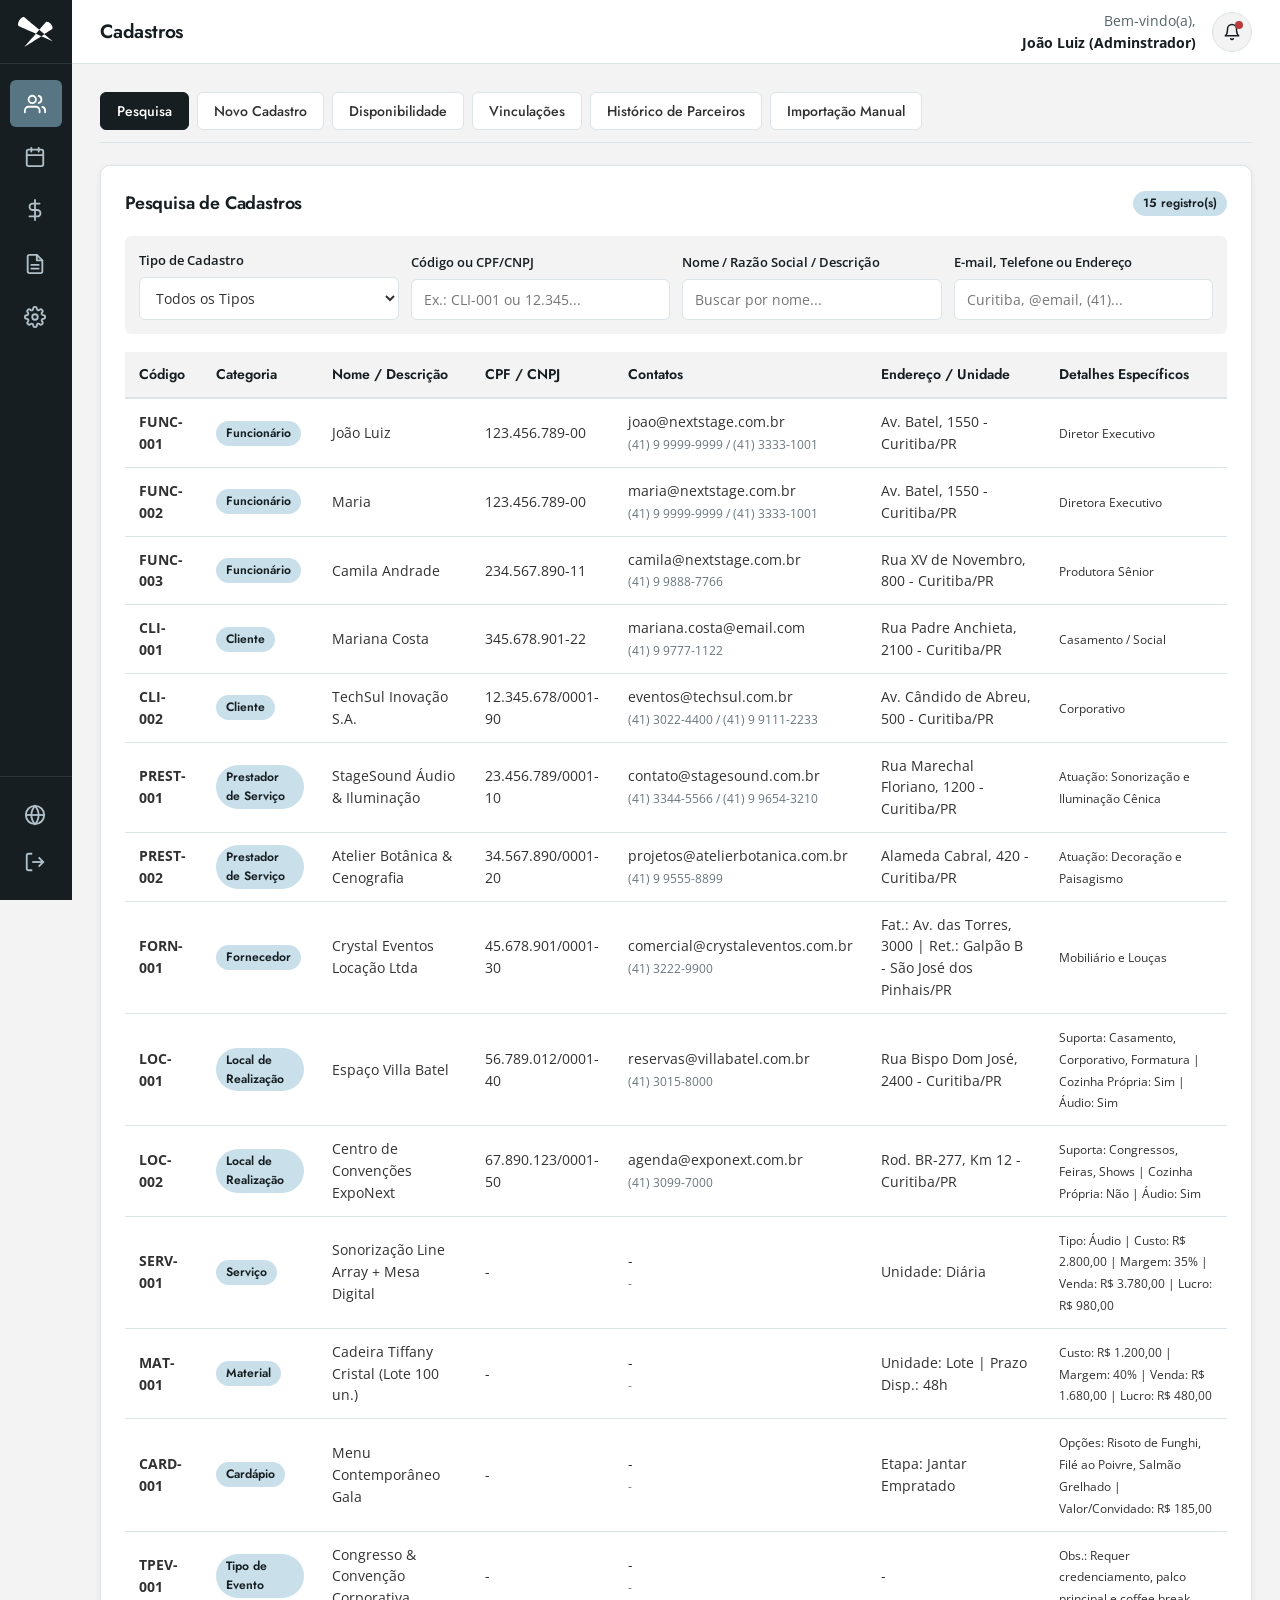
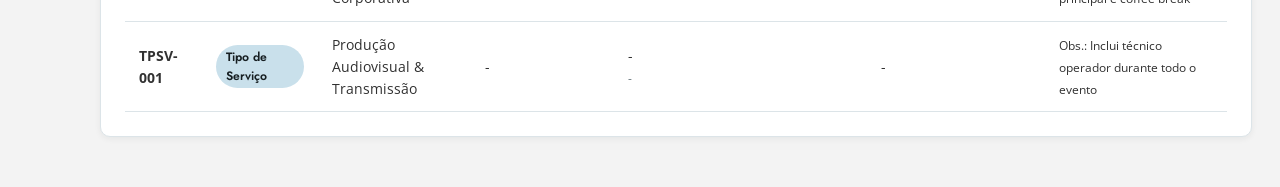
<file: cadastros.html>
<!DOCTYPE html>
<html lang="pt-BR">
<link rel="apple-touch-icon" sizes="180x180" href="favicon/apple-touch-icon.png">
<link rel="icon" type="image/png" sizes="32x32" href="favicon/favicon-32x32.png">
<link rel="icon" type="image/png" sizes="16x16" href="favicon/favicon-16x16.png">
<link rel="manifest" href="favicon/site.webmanifest">
<head>
  <meta charset="UTF-8">
  <meta name="viewport" content="width=device-width, initial-scale=1.0">
  <title>Cadastros | Nextstage WebApp</title>
  <link rel="stylesheet" href="css/styles.css">
</head>
<body>
  <div class="app-shell">
    <aside id="app-sidebar" class="app-sidebar"></aside>
    <div class="app-main">
      <header id="app-topbar" class="app-topbar"></header>

      <main class="app-content">
        <div class="module-tabs">
          <button class="module-tab active" data-target="tab-pesquisa">Pesquisa</button>
          <button class="module-tab" data-target="tab-novo">Novo Cadastro</button>
          <button class="module-tab" data-target="tab-disponibilidade">Disponibilidade</button>
          <button class="module-tab" data-target="tab-vinculacoes">Vinculações</button>
          <button class="module-tab" data-target="tab-historico">Histórico de Parceiros</button>
          <button class="module-tab" data-target="tab-importar">Importação Manual</button>
        </div>

        <!-- 1. Pesquisa de Cadastros com Filtros (RF025) -->
        <section id="tab-pesquisa" class="tab-panel active">
          <div class="panel-card">
            <div class="panel-header">
              <h2>Pesquisa de Cadastros</h2>
              <span class="badge badge-sky" id="countCadastros">0 registros</span>
            </div>
            <div class="filter-bar">
              <div class="form-group">
                <label>Tipo de Cadastro</label>
                <select id="filtroTipoCad" class="form-control" onchange="renderCadastros()">
                  <option value="">Todos os Tipos</option>
                  <option value="Cliente">Clientes</option>
                  <option value="Funcionário">Funcionários</option>
                  <option value="Prestador de Serviço">Prestadores de Serviço</option>
                  <option value="Fornecedor">Fornecedores</option>
                  <option value="Local de Realização">Locais de Realização</option>
                  <option value="Serviço">Serviços</option>
                  <option value="Material">Materiais</option>
                  <option value="Cardápio">Cardápios</option>
                  <option value="Tipo de Evento">Tipos de Evento</option>
                  <option value="Tipo de Serviço">Tipos de Serviço</option>
                </select>
              </div>
              <div class="form-group">
                <label>Código ou CPF/CNPJ</label>
                <input type="text" id="filtroDocCad" class="form-control" placeholder="Ex.: CLI-001 ou 12.345..." oninput="renderCadastros()">
              </div>
              <div class="form-group">
                <label>Nome / Razão Social / Descrição</label>
                <input type="text" id="filtroNomeCad" class="form-control" placeholder="Buscar por nome..." oninput="renderCadastros()">
              </div>
              <div class="form-group">
                <label>E-mail, Telefone ou Endereço</label>
                <input type="text" id="filtroContatoCad" class="form-control" placeholder="Curitiba, @email, (41)..." oninput="renderCadastros()">
              </div>
            </div>

            <div class="table-wrapper">
              <table class="data-table">
                <thead>
                  <tr>
                    <th>Código</th>
                    <th>Categoria</th>
                    <th>Nome / Descrição</th>
                    <th>CPF / CNPJ</th>
                    <th>Contatos</th>
                    <th>Endereço / Unidade</th>
                    <th>Detalhes Específicos</th>
                  </tr>
                </thead>
                <tbody id="tbodyCadastros"></tbody>
              </table>
            </div>
          </div>
        </section>

        <!-- 2. Novo Cadastro Dinâmico (RF003 - RF013) -->
        <section id="tab-novo" class="tab-panel">
          <div class="panel-card">
            <div class="panel-header">
              <h2>Novo Cadastro</h2>
            </div>
            <form onsubmit="salvarCadastro(event)">
              <div class="form-grid">
                <div class="form-group">
                  <label>Tipo de Cadastro</label>
                  <select id="novoTipo" class="form-control" onchange="ajustarCamposCadastro()">
					<option value="Cliente">Clientes</option>
                    <option value="Funcionário">Funcionários</option>
					<option value="Prestador de Serviço">Prestadores de Serviço</option>
					<option value="Fornecedor">Fornecedores</option>
					<option value="Local de Realização">Locais de Realização</option>
					<option value="Serviço">Serviços</option>
					<option value="Material">Materiais</option>
					<option value="Cardápio">Cardápios</option>
					<option value="Tipo de Evento">Tipos de Evento</option>
					<option value="Tipo de Serviço">Tipos de Serviço</option>
                  </select>
                </div>
                <div class="form-group">
                  <label>Nome / Razão Social / Descrição</label>
                  <input type="text" id="novoNome" class="form-control" required>
                </div>
              </div>

              <div id="camposPessoa" class="form-grid">
                <div class="form-group">
                  <label>CPF / CNPJ</label>
                  <input type="text" id="novoDoc" class="form-control">
                </div>
                <div class="form-group">
                  <label>RG / Inscrição Estadual</label>
                  <input type="text" id="novoRg" class="form-control">
                </div>
                <div class="form-group">
                  <label>E-mail de Contato</label>
                  <input type="email" id="novoEmail" class="form-control">
                </div>
                <div class="form-group">
                  <label>Múltiplos Telefones de Contato</label>
                  <input type="text" id="novoTel" class="form-control" placeholder="(41) 9 9999-9999 / (41) 3333-0000">
                </div>
              </div>

              <div class="form-grid">
                <div class="form-group">
                  <label id="lblEndereco">Endereço (ou Faturamento / Retirada)</label>
                  <input type="text" id="novoEnd" class="form-control">
                </div>
                <div class="form-group">
                  <label id="lblExtra">Atributos Específicos (Tipo Atuação, Custo/Margem/Venda, Cozinha/Áudio, Etapas)</label>
                  <input type="text" id="novoExtra" class="form-control" placeholder="Ex.: Cozinha Própria: Sim | Áudio: Sim">
                </div>
              </div>

              <button type="submit" class="btn btn-primary">Salvar Cadastro</button>
            </form>
          </div>
        </section>

        <!-- 3. Disponibilidade de Prestadores e Locais (RF014, RF015) -->
        <section id="tab-disponibilidade" class="tab-panel">
          <div class="panel-card">
            <div class="panel-header">
              <h2>Cadastro de Disponibilidades de Parceiros</h2>
            </div>
            <form onsubmit="adicionarDisponibilidade(event)" class="filter-bar">
              <div class="form-group">
                <label>Recurso</label>
                <select id="dispRecurso" class="form-control">
                  <option value="Prestador|PREST-001|StageSound Áudio & Iluminação">PREST-001 - StageSound Áudio</option>
                  <option value="Prestador|PREST-002|Atelier Botânica & Cenografia">PREST-002 - Atelier Botânica</option>
                  <option value="Local|LOC-001|Espaço Villa Batel">LOC-001 - Espaço Villa Batel</option>
                  <option value="Local|LOC-002|Centro de Convenções ExpoNext">LOC-002 - Centro ExpoNext</option>
                </select>
              </div>
              <div class="form-group">
                <label>Nova(s) Data(s) Disponível(is)</label>
                <input type="date" id="dispData" class="form-control" required>
              </div>
              <button type="submit" class="btn btn-primary">Adicionar Data</button>
            </form>
            <div class="table-wrapper">
              <table class="data-table">
                <thead>
                  <tr><th>Tipo</th><th>Código</th><th>Nome</th><th>Datas Disponíveis</th></tr>
                </thead>
                <tbody id="tbodyDisp"></tbody>
              </table>
            </div>
          </div>
        </section>

        <!-- 4. Vinculações Técnicas (RF022, RF023, RF024) -->
        <section id="tab-vinculacoes" class="tab-panel">
          <div class="panel-card">
            <div class="panel-header">
              <h2>Vinculações</h2>
            </div>
            <form onsubmit="criarVinculacao(event)" class="filter-bar">
              <div class="form-group">
                <label>Tipo de Vínculo</label>
                <select id="vincTipo" class="form-control">
                  <option>Serviço x Prestador</option>
                  <option>Material x Fornecedor</option>
                  <option>Cardápio x Local</option>
                </select>
              </div>
              <div class="form-group">
                <label>Item Origem</label>
                <input type="text" id="vincOrigem" class="form-control" required placeholder="Ex.: SERV-001">
              </div>
              <div class="form-group">
                <label>Parceiro / Local Destino</label>
                <input type="text" id="vincDestino" class="form-control" required placeholder="Ex.: PREST-001">
              </div>
              <div class="form-group">
                <label>Valor de Custo</label>
                <input type="text" id="vincCusto" class="form-control" placeholder="R$ 0,00">
              </div>
              <button type="submit" class="btn btn-primary">Vincular</button>
            </form>
            <div class="table-wrapper">
              <table class="data-table">
                <thead>
                  <tr><th>Relação</th><th>Origem</th><th>Destino</th><th>Custo</th><th>Última Compra/Contratação</th></tr>
                </thead>
                <tbody id="tbodyVinc"></tbody>
              </table>
            </div>
          </div>
        </section>

        <!-- 5. Histórico de Parceiros com Filtros (RF026) -->
        <section id="tab-historico" class="tab-panel">
          <div class="panel-card">
            <div class="panel-header">
              <h2>Histórico de Parceiros por Evento e Período</h2>
            </div>
            <div class="filter-bar">
              <div class="form-group">
                <label>Filtrar por Evento</label>
                <input type="text" id="filtroHistEvento" class="form-control" placeholder="Nome do evento..." oninput="renderHistoricoParceiros()">
              </div>
              <div class="form-group">
                <label>Período (Mês/Ano)</label>
                <input type="month" id="filtroHistPeriodo" class="form-control" onchange="renderHistoricoParceiros()">
              </div>
            </div>
            <div class="table-wrapper">
              <table class="data-table">
                <thead>
                  <tr><th>Data do Evento</th><th>Código</th><th>Evento</th><th>Parceiros Envolvidos</th><th>Status</th></tr>
                </thead>
                <tbody id="tbodyHistParceiros"></tbody>
              </table>
            </div>
          </div>
        </section>

        <!-- 6. Importação Manual de Cadastros (RF027) -->
        <section id="tab-importar" class="tab-panel">
		  <div class="panel-card">
			<div class="panel-header">
			  <h2>Importação Manual de Cadastros</h2>
			</div>
			<p style="font-size: 0.9rem; margin-bottom: 14px;">
			  Cole linhas no formato <code>Categoria;Nome/Razão Social;CPF/CNPJ;E-mail;Telefone;Endereço</code> para importar:
			</p>
			<div class="form-group">
			  <textarea id="csvImportText" class="form-control" rows="5" placeholder="Fornecedor;Luz & Arte Cênica Ltda;77.888.999/0001-11;contato@luzarte.com.br;(41) 99123-4567;Curitiba/PR"></textarea>
			</div>
			<div style="display: flex; justify-content: flex-end; margin-top: 12px;">
			  <button type="button" class="btn btn-primary" onclick="importarCadastrosLote()">Processar Importação</button>
			</div>
		  </div>
		</section>
      </main>
    </div>
  </div>

  <script src="js/data.js"></script>
  <script src="js/app.js"></script>
  <script>
    initTopbarRoleSwitcher('Cadastros', 'cadastros.html');
    initModuleTabs();

    function renderCadastros() {
      const db = getDB();
      const tipo = document.getElementById('filtroTipoCad').value;
      const doc = document.getElementById('filtroDocCad').value.toLowerCase();
      const nome = document.getElementById('filtroNomeCad').value.toLowerCase();
      const contato = document.getElementById('filtroContatoCad').value.toLowerCase();

      const filtrados = db.cadastros.filter(c => {
        const matchTipo = !tipo || c.categoria === tipo;
        const matchDoc = !doc || c.codigo.toLowerCase().includes(doc) || c.doc.toLowerCase().includes(doc);
        const matchNome = !nome || c.nome.toLowerCase().includes(nome);
        const matchContato = !contato || c.email.toLowerCase().includes(contato) || c.telefones.toLowerCase().includes(contato) || c.endereco.toLowerCase().includes(contato);
        return matchTipo && matchDoc && matchNome && matchContato;
      });

      document.getElementById('countCadastros').textContent = `${filtrados.length} registro(s)`;
      document.getElementById('tbodyCadastros').innerHTML = filtrados.map(c => `
        <tr>
          <td><strong>${c.codigo}</strong></td>
          <td><span class="badge badge-sky">${c.categoria}</span></td>
          <td>${c.nome}</td>
          <td>${c.doc}</td>
          <td>${c.email}<br><small style="color:#66747a;">${c.telefones}</small></td>
          <td>${c.endereco}</td>
          <td><small>${c.extra}</small></td>
        </tr>
      `).join('');
    }

    function salvarCadastro(e) {
      e.preventDefault();
      const db = getDB();
      const cat = document.getElementById('novoTipo').value;
      const prefix = cat.substring(0, 4).toUpperCase();
      db.cadastros.unshift({
        codigo: `${prefix}-${String(db.cadastros.length + 1).padStart(3, '0')}`,
        categoria: cat,
        doc: document.getElementById('novoDoc').value || '-',
        rgIe: document.getElementById('novoRg').value || '-',
        nome: document.getElementById('novoNome').value,
        email: document.getElementById('novoEmail').value || '-',
        telefones: document.getElementById('novoTel').value || '-',
        endereco: document.getElementById('novoEnd').value || '-',
        extra: document.getElementById('novoExtra').value || '-'
      });
      saveDB(db);
      renderCadastros();
      e.target.reset();
      showToast('Cadastro registrado com sucesso!');
      document.querySelector('[data-target="tab-pesquisa"]').click();
    }

    function renderDisponibilidades() {
      const db = getDB();
      document.getElementById('tbodyDisp').innerHTML = db.disponibilidades.map(d => `
        <tr>
          <td><span class="badge badge-primary">${d.tipo}</span></td>
          <td>${d.codigo}</td>
          <td>${d.nome}</td>
          <td>${d.datas}</td>
        </tr>
      `).join('');
    }

    function adicionarDisponibilidade(e) {
      e.preventDefault();
      const [tipo, codigo, nome] = document.getElementById('dispRecurso').value.split('|');
      const data = document.getElementById('dispData').value;
      const db = getDB();
      const item = db.disponibilidades.find(d => d.codigo === codigo);
      if (item) item.datas += `, ${data}`;
      else db.disponibilidades.push({ tipo, codigo, nome, datas: data });
      saveDB(db);
      renderDisponibilidades();
      showToast('Disponibilidade atualizada.');
    }

    function renderVinculacoes() {
      const db = getDB();
      document.getElementById('tbodyVinc').innerHTML = db.vinculacoes.map(v => `
        <tr>
          <td><strong>${v.tipo}</strong></td>
          <td>${v.origem}</td>
          <td>${v.destino}</td>
          <td>${v.custo}</td>
          <td>${v.dataRef}</td>
        </tr>
      `).join('');
    }

    function criarVinculacao(e) {
      e.preventDefault();
      const db = getDB();
      db.vinculacoes.unshift({
        tipo: document.getElementById('vincTipo').value,
        origem: document.getElementById('vincOrigem').value,
        destino: document.getElementById('vincDestino').value,
        custo: document.getElementById('vincCusto').value || '-',
        dataRef: '15/11/2026'
      });
      saveDB(db);
      renderVinculacoes();
      e.target.reset();
      showToast('Vinculação salva com sucesso!');
    }

    function renderHistoricoParceiros() {
      const db = getDB();
      const evFiltro = document.getElementById('filtroHistEvento').value.toLowerCase();
      const perFiltro = document.getElementById('filtroHistPeriodo').value;

      const rows = db.eventos.filter(ev => {
        const mEv = !evFiltro || ev.nome.toLowerCase().includes(evFiltro);
        const mPer = !perFiltro || ev.data.startsWith(perFiltro);
        return mEv && mPer;
      });

      document.getElementById('tbodyHistParceiros').innerHTML = rows.map(ev => `
        <tr>
          <td>${ev.data}</td>
          <td><strong>${ev.codigo}</strong></td>
          <td>${ev.nome}</td>
          <td>${ev.parceiros.join(' · ')}</td>
          <td><span class="badge badge-sky">${ev.status}</span></td>
        </tr>
      `).join('');
    }

    function importarCadastrosLote() {
      const lines = document.getElementById('csvImportText').value.trim().split('\n').filter(Boolean);
      if (!lines.length) return showToast('Insira ao menos uma linha para importar.');
      const db = getDB();
      lines.forEach(line => {
        const [categoria, nome, doc, email, telefones, endereco] = line.split(';');
        db.cadastros.unshift({
          codigo: 'IMP-' + Math.floor(100 + Math.random() * 899),
          categoria: categoria || 'Fornecedor',
          doc: doc || '-',
          rgIe: '-',
          nome: nome || 'Registro Importado',
          email: email || '-',
          telefones: telefones || '-',
          endereco: endereco || '-',
          extra: 'Importado manualmente'
        });
      });
      saveDB(db);
      renderCadastros();
      document.getElementById('csvImportText').value = '';
      showToast(`${lines.length} cadastro(s) importado(s) com sucesso!`);
      document.querySelector('[data-target="tab-pesquisa"]').click();
    }

    renderCadastros();
    renderDisponibilidades();
    renderVinculacoes();
    renderHistoricoParceiros();
  </script>
</body>
</html>
</file>
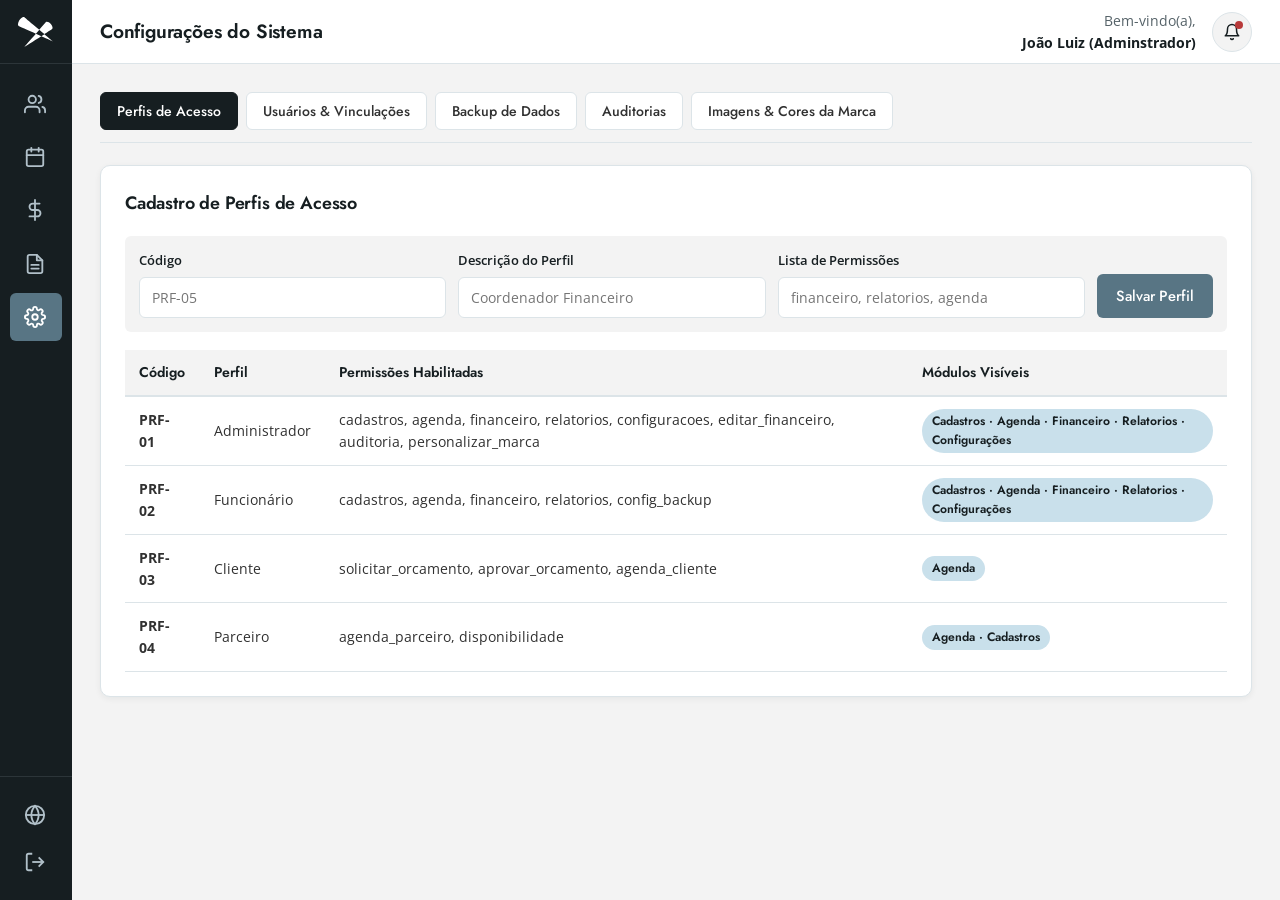
<file: configuracoes.html>
<!DOCTYPE html>
<html lang="pt-BR">
<link rel="apple-touch-icon" sizes="180x180" href="favicon/apple-touch-icon.png">
<link rel="icon" type="image/png" sizes="32x32" href="favicon/favicon-32x32.png">
<link rel="icon" type="image/png" sizes="16x16" href="favicon/favicon-16x16.png">
<link rel="manifest" href="favicon/site.webmanifest">
<head>
  <meta charset="UTF-8">
  <meta name="viewport" content="width=device-width, initial-scale=1.0">
  <title>Configurações | Nextstage WebApp</title>
  <link rel="stylesheet" href="css/styles.css">
</head>
<body>
  <div class="app-shell">
    <aside id="app-sidebar" class="app-sidebar"></aside>
    <div class="app-main">
      <header id="app-topbar" class="app-topbar"></header>

      <main class="app-content">
        <div class="module-tabs" id="configTabs">
          <button class="module-tab active" data-target="tab-perfis" data-admin-only="true">Perfis de Acesso</button>
          <button class="module-tab" data-target="tab-usuarios" data-admin-only="true">Usuários & Vinculações</button>
          <button class="module-tab" data-target="tab-backup">Backup de Dados</button>
          <button class="module-tab" data-target="tab-auditoria" data-admin-only="true">Auditorias</button>
          <button class="module-tab" data-target="tab-marca" data-admin-only="true">Imagens & Cores da Marca</button>
        </div>

        <!-- 1. Perfis de Acesso (RF001, RF051) -->
        <section id="tab-perfis" class="tab-panel active">
          <div class="panel-card">
            <div class="panel-header">
              <h2>Cadastro de Perfis de Acesso</h2>
            </div>
            <form onsubmit="cadastrarPerfil(event)" class="filter-bar">
              <div class="form-group">
                <label>Código</label>
                <input type="text" id="prfCod" class="form-control" required placeholder="PRF-05">
              </div>
              <div class="form-group">
                <label>Descrição do Perfil</label>
                <input type="text" id="prfDesc" class="form-control" required placeholder="Coordenador Financeiro">
              </div>
              <div class="form-group">
                <label>Lista de Permissões</label>
                <input type="text" id="prfPerms" class="form-control" required placeholder="financeiro, relatorios, agenda">
              </div>
              <button type="submit" class="btn btn-primary">Salvar Perfil</button>
            </form>
            <div class="table-wrapper">
              <table class="data-table">
                <thead><tr><th>Código</th><th>Perfil</th><th>Permissões Habilitadas</th><th>Módulos Visíveis</th></tr></thead>
                <tbody id="tbodyPerfis"></tbody>
              </table>
            </div>
          </div>
        </section>

        <!-- 2. Usuários e Vinculações (RF002, RF016-RF021) -->
        <section id="tab-usuarios" class="tab-panel">
          <div class="panel-card">
            <div class="panel-header">
              <h2>Usuários do Sistema</h2>
            </div>
            <form onsubmit="cadastrarUsuario(event)" class="filter-bar">
              <div class="form-group">
                <label>Login</label>
                <input type="text" id="usrLogin" class="form-control" required placeholder="novo.usuario">
              </div>
              <div class="form-group">
                <label>Senha</label>
                <input type="password" id="usrSenha" class="form-control" required value="123456">
              </div>
              <div class="form-group">
                <label>Perfil de Acesso</label>
                <select id="usrPerfil" class="form-control">
                  <option>Administrador</option>
                  <option>Funcionário / Produtor</option>
                  <option>Cliente</option>
                  <option>Parceiro / Fornecedor</option>
                </select>
              </div>
              <div class="form-group">
                <label>Vincular Cadastro</label>
                <input type="text" id="usrVinculo" class="form-control" required placeholder="Ex.: FUNC-002 ou PREST-001">
              </div>
              <button type="submit" class="btn btn-primary">Cadastrar & Vincular</button>
            </form>
            <div class="table-wrapper">
              <table class="data-table">
                <thead><tr><th>Código</th><th>Login</th><th>Perfil Vinculado</th><th>Entidade Vinculada</th><th>Status</th></tr></thead>
                <tbody id="tbodyUsuarios"></tbody>
              </table>
            </div>
          </div>
        </section>

        <!-- 3. Solicitação de Back-up (RF056) -->
        <section id="tab-backup" class="tab-panel">
          <div class="panel-card">
            <div class="panel-header">
              <h2>Geração de Back-up</h2>
            </div>
            <p style="font-size:0.9rem; margin-bottom:14px;">Disponível para Administradores e Funcionários. O arquivo criptografado será gerado e encaminhado ao e-mail informado.</p>
            <form onsubmit="event.preventDefault(); showToast('Solicitação de backup processada! Arquivo enviado para ' + document.getElementById('backupEmail').value);" class="filter-bar">
              <div class="form-group">
                <label>E-mail para Recebimento do Arquivo</label>
                <input type="email" id="backupEmail" class="form-control" required value="joao@nextstage.com.br">
              </div>
              <button type="submit" class="btn btn-primary">Solicitar Back-up Agora</button>
            </form>
          </div>
        </section>

        <!-- 4. Auditorias de Edição e Processos (RF057, RF058) -->
        <section id="tab-auditoria" class="tab-panel">
          <div class="panel-card">
            <div class="panel-header">
              <h2>Auditorias de Edição de Registros & Execução de Processos</h2>
              <button class="btn btn-outline btn-sm" onclick="showToast('Log de auditoria exportado para o e-mail do Administrador.')">Exportar Auditoria por E-mail</button>
            </div>
            <div class="filter-bar">
              <div class="form-group">
                <label>Filtrar por Usuário Logado</label>
                <input type="text" id="filtroAudUser" class="form-control" placeholder="joao.luiz, camila.prod..." oninput="renderAuditorias()">
              </div>
              <div class="form-group">
                <label>Tipo de Evento</label>
                <select id="filtroAudTipo" class="form-control" onchange="renderAuditorias()">
                  <option value="">Todos</option>
                  <option value="Edição">Edição de Registro</option>
                  <option value="Processo">Execução de Processo</option>
                </select>
              </div>
            </div>
            <div class="table-wrapper">
              <table class="data-table">
                <thead><tr><th>Data / Hora</th><th>Usuário Logado</th><th>Autorizador</th><th>Módulo</th><th>Tipo</th><th>Descrição</th></tr></thead>
                <tbody id="tbodyAuditoria"></tbody>
              </table>
            </div>
          </div>
        </section>

        <!-- 5. Configuração de Imagens e Cores do Sistema (RF059) -->
        <section id="tab-marca" class="tab-panel">
          <div class="panel-card">
            <div class="panel-header">
              <h2>Identidade Visual e Cores do Sistema</h2>
            </div>
            <div class="form-grid">
              <div class="form-group">
                <label>Cor Primária (Cinza-Azulado Oficial: #587584)</label>
                <input type="color" id="brandPrimary" class="form-control" value="#587584" style="height:44px;" onchange="aplicarTemaMarca()">
              </div>
              <div class="form-group">
                <label>Cor Escura / Sidebar (Cinza-Azulado Escuro: #161E21)</label>
                <input type="color" id="brandDark" class="form-control" value="#161E21" style="height:44px;" onchange="aplicarTemaMarca()">
              </div>
              <div class="form-group">
                <label>Cor Destaque (Azul Celeste: #C9E0EB)</label>
                <input type="color" id="brandSky" class="form-control" value="#C9E0EB" style="height:44px;" onchange="aplicarTemaMarca()">
              </div>
            </div>
            <button class="btn btn-outline btn-sm" onclick="resetarTemaMarca()">Restaurar Cores Oficiais do Manual Nextstage</button>
          </div>
        </section>
      </main>
    </div>
  </div>

  <script src="js/data.js"></script>
  <script src="js/app.js"></script>
  <script>
    initTopbarRoleSwitcher('Configurações do Sistema', 'configuracoes.html');
    initModuleTabs();

    // Restringe abas exclusivas de Administrador quando perfil é Funcionário (RF051)
    if (getCurrentRole() !== 'Administrador') {
      document.querySelectorAll('[data-admin-only="true"]').forEach(el => el.style.display = 'none');
      document.querySelector('[data-target="tab-backup"]').click();
    }

    function renderPerfis() {
      const db = getDB();
      document.getElementById('tbodyPerfis').innerHTML = db.perfis.map(p => `
        <tr>
          <td><strong>${p.codigo}</strong></td>
          <td>${p.descricao}</td>
          <td>${p.permissoes.join(', ')}</td>
          <td><span class="badge badge-sky">${p.módulos.join(' · ')}</span></td>
        </tr>
      `).join('');
    }

    function cadastrarPerfil(e) {
      e.preventDefault();
      const db = getDB();
      db.perfis.push({
        codigo: document.getElementById('prfCod').value,
        descricao: document.getElementById('prfDesc').value,
        permissoes: document.getElementById('prfPerms').value.split(',').map(s => s.trim()),
        módulos: ['Agenda', 'Relatórios']
      });
      saveDB(db);
      renderPerfis();
      e.target.reset();
      showToast('Perfil de acesso cadastrado.');
    }

    function renderUsuarios() {
      const db = getDB();
      document.getElementById('tbodyUsuarios').innerHTML = db.usuarios.map(u => `
        <tr>
          <td><strong>${u.codigo}</strong></td>
          <td>${u.login}</td>
          <td><span class="badge badge-primary">${u.perfil}</span></td>
          <td>${u.vinculo}</td>
          <td><span class="badge badge-success">${u.status}</span></td>
        </tr>
      `).join('');
    }

    function cadastrarUsuario(e) {
      e.preventDefault();
      const db = getDB();
      db.usuarios.push({
        codigo: 'USR-00' + (db.usuarios.length + 1),
        login: document.getElementById('usrLogin').value,
        nome: document.getElementById('usrLogin').value,
        perfil: document.getElementById('usrPerfil').value,
        vinculo: document.getElementById('usrVinculo').value,
        status: 'Ativo'
      });
      saveDB(db);
      renderUsuarios();
      e.target.reset();
      showToast('Usuário cadastrado e vinculado com sucesso!');
    }

    function renderAuditorias() {
      const db = getDB();
      const u = document.getElementById('filtroAudUser').value.toLowerCase();
      const t = document.getElementById('filtroAudTipo').value;
      const list = db.auditorias.filter(a => (!u || a.usuario.toLowerCase().includes(u)) && (!t || a.tipo === t));
      document.getElementById('tbodyAuditoria').innerHTML = list.map(a => `
        <tr>
          <td>${a.dataHora}</td>
          <td><strong>${a.usuario}</strong></td>
          <td>${a.autorizador}</td>
          <td>${a.modulo}</td>
          <td><span class="badge badge-sky">${a.tipo}</span></td>
          <td>${a.acao}</td>
        </tr>
      `).join('');
    }

    function aplicarTemaMarca() {
      document.documentElement.style.setProperty('--color-primary', document.getElementById('brandPrimary').value);
      document.documentElement.style.setProperty('--color-dark-slate', document.getElementById('brandDark').value);
      document.documentElement.style.setProperty('--color-sky', document.getElementById('brandSky').value);
      showToast('Paleta visual atualizada.');
    }

    function resetarTemaMarca() {
      document.getElementById('brandPrimary').value = '#587584';
      document.getElementById('brandDark').value = '#161E21';
      document.getElementById('brandSky').value = '#C9E0EB';
      aplicarTemaMarca();
    }

    renderPerfis();
    renderUsuarios();
    renderAuditorias();
  </script>
</body>
</html>
</file>
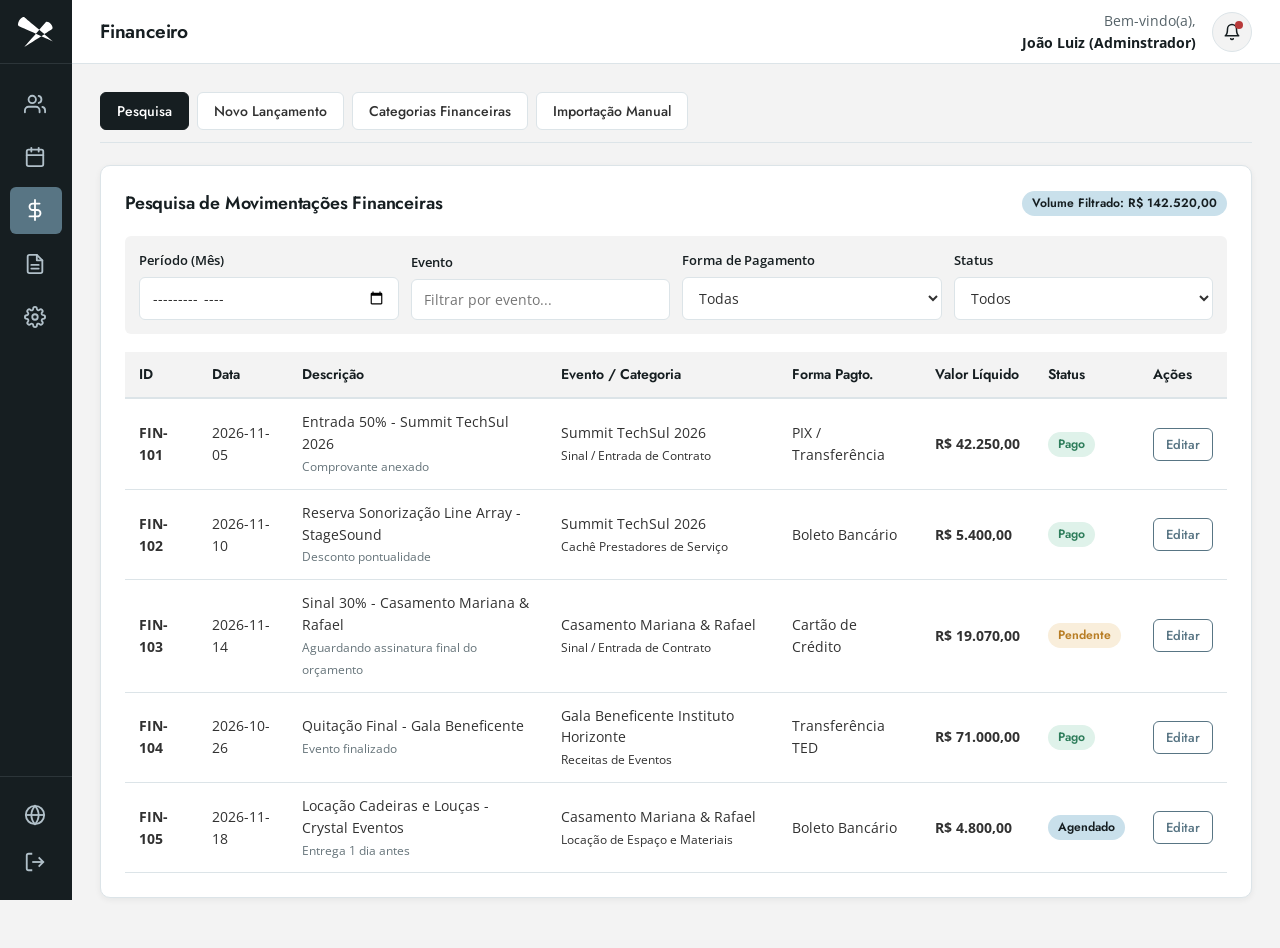
<file: financeiro.html>
<!DOCTYPE html>
<html lang="pt-BR">
<link rel="apple-touch-icon" sizes="180x180" href="favicon/apple-touch-icon.png">
<link rel="icon" type="image/png" sizes="32x32" href="favicon/favicon-32x32.png">
<link rel="icon" type="image/png" sizes="16x16" href="favicon/favicon-16x16.png">
<link rel="manifest" href="favicon/site.webmanifest">
<head>
  <meta charset="UTF-8">
  <meta name="viewport" content="width=device-width, initial-scale=1.0">
  <title>Financeiro | Nextstage WebApp</title>
  <link rel="stylesheet" href="css/styles.css">
</head>
<body>
  <div class="app-shell">
    <aside id="app-sidebar" class="app-sidebar"></aside>
    <div class="app-main">
      <header id="app-topbar" class="app-topbar"></header>

      <main class="app-content">
        <div class="module-tabs">
          <button class="module-tab active" data-target="tab-fin-pesquisa">Pesquisa</button>
          <button class="module-tab" data-target="tab-fin-lancar">Novo Lançamento</button>
          <button class="module-tab" data-target="tab-fin-categorias">Categorias Financeiras</button>
          <button class="module-tab" data-target="tab-fin-importar">Importação Manual</button>
        </div>

        <!-- 1. Pesquisa e Edição (Admin RF042 / Funcionário RF043) -->
        <section id="tab-fin-pesquisa" class="tab-panel active">
          <div class="panel-card">
            <div class="panel-header">
              <h2>Pesquisa de Movimentações Financeiras</h2>
              <span class="badge badge-sky" id="resumoFiltroFin">Total Filtrado: R$ 0,00</span>
            </div>

            <div class="filter-bar">
              <div class="form-group">
                <label>Período (Mês)</label>
                <input type="month" id="filtroFinMes" class="form-control" onchange="renderFinanceiro()">
              </div>
              <div class="form-group">
                <label>Evento</label>
                <input type="text" id="filtroFinEvento" class="form-control" placeholder="Filtrar por evento..." oninput="renderFinanceiro()">
              </div>
              <div class="form-group">
                <label>Forma de Pagamento</label>
                <select id="filtroFinForma" class="form-control" onchange="renderFinanceiro()">
                  <option value="">Todas</option>
                  <option value="PIX / Transferência">PIX / Transferência</option>
                  <option value="Boleto Bancário">Boleto Bancário</option>
                  <option value="Cartão de Crédito">Cartão de Crédito</option>
                  <option value="Transferência TED">Transferência TED</option>
                </select>
              </div>
              <div class="form-group">
                <label>Status</label>
                <select id="filtroFinStatus" class="form-control" onchange="renderFinanceiro()">
                  <option value="">Todos</option>
                  <option value="Pago">Pago</option>
                  <option value="Pendente">Pendente</option>
                  <option value="Agendado">Agendado</option>
                </select>
              </div>
            </div>

            <div class="table-wrapper">
              <table class="data-table">
                <thead>
                  <tr>
                    <th>ID</th>
                    <th>Data</th>
                    <th>Descrição</th>
                    <th>Evento / Categoria</th>
                    <th>Forma Pagto.</th>
                    <th>Valor Líquido</th>
                    <th>Status</th>
                    <th>Ações</th>
                  </tr>
                </thead>
                <tbody id="tbodyFinanceiro"></tbody>
              </table>
            </div>
          </div>
        </section>

        <!-- 2. Lançamento de Registros Financeiros (RF041) -->
        <section id="tab-fin-lancar" class="tab-panel">
          <div class="panel-card">
            <div class="panel-header">
              <h2>Lançar Registro Financeiro</h2>
            </div>
            <form onsubmit="lancarFinanceiro(event)">
              <div class="form-grid">
                <div class="form-group">
                  <label>Descrição</label>
                  <input type="text" id="finDesc" class="form-control" required placeholder="Ex.: Parcela 2 - Buffet Evento">
                </div>
                <div class="form-group">
                  <label>Evento Vinculado</label>
                  <input type="text" id="finEvento" class="form-control" required value="Summit TechSul 2026">
                </div>
                <div class="form-group">
                  <label>Categoria Financeira</label>
                  <select id="finCategoria" class="form-control">
                    <option>Receitas de Eventos</option>
                    <option>Sinal / Entrada de Contrato</option>
                    <option>Cachê Prestadores de Serviço</option>
                    <option>Locação de Espaço e Materiais</option>
                  </select>
                </div>
                <div class="form-group">
                  <label>Forma de Pagamento</label>
                  <select id="finForma" class="form-control">
                    <option>PIX / Transferência</option>
                    <option>Boleto Bancário</option>
                    <option>Cartão de Crédito</option>
                    <option>Transferência TED</option>
                  </select>
                </div>
              </div>
              <div class="form-grid">
                <div class="form-group">
                  <label>Valor Bruto (R$)</label>
                  <input type="number" step="0.01" id="finValor" class="form-control" required>
                </div>
                <div class="form-group">
                  <label>Descontos (R$)</label>
                  <input type="number" step="0.01" id="finDescVal" class="form-control" value="0">
                </div>
                <div class="form-group">
                  <label>Acréscimo (R$)</label>
                  <input type="number" step="0.01" id="finAcrescVal" class="form-control" value="0">
                </div>
                <div class="form-group">
                  <label>Status</label>
                  <select id="finStatus" class="form-control">
                    <option>Pago</option>
                    <option>Pendente</option>
                    <option>Agendado</option>
                  </select>
                </div>
              </div>
              <div class="form-group">
                <label>Observação</label>
                <input type="text" id="finObs" class="form-control">
              </div>
              <button type="submit" class="btn btn-primary">Registrar Lançamento</button>
            </form>
          </div>
        </section>

        <!-- 3. Cadastro de Categorias Financeiras (RF040 - Admin) -->
        <section id="tab-fin-categorias" class="tab-panel">
          <div class="panel-card">
            <div class="panel-header">
              <h2>Categorias Financeiras</h2>
            </div>
            <form onsubmit="cadastrarCategoriaFin(event)" class="filter-bar">
              <div class="form-group">
                <label>Código</label>
                <input type="text" id="catCod" class="form-control" required placeholder="CAT-03">
              </div>
              <div class="form-group">
                <label>Descrição</label>
                <input type="text" id="catDesc" class="form-control" required placeholder="Impostos e Taxas">
              </div>
              <div class="form-group">
                <label>Categoria Pai</label>
                <input type="text" id="catPai" class="form-control" value="Custos Operacionais">
              </div>
              <div class="form-group">
                <label>Cor Identificadora</label>
                <input type="color" id="catCor" class="form-control" value="#587584" style="height:40px;">
              </div>
              <button type="submit" class="btn btn-primary">Cadastrar Categoria</button>
            </form>
            <div class="table-wrapper">
              <table class="data-table">
                <thead><tr><th>Código</th><th>Descrição</th><th>Categoria Pai</th><th>Cor</th></tr></thead>
                <tbody id="tbodyCatFin"></tbody>
              </table>
            </div>
          </div>
        </section>

        <!-- 4. Importação Manual de Históricos Financeiros (RF044) -->
        <section id="tab-fin-importar" class="tab-panel">
          <div class="panel-card">
            <div class="panel-header">
              <h2>Importação Manual de Histórico Financeiro</h2>
            </div>
            <p style="font-size:0.9rem; margin-bottom:12px;">
				Formato: <code>Descrição;Valor;FormaPagamento;Categoria;Evento;Desconto;Acrescimo;Observacao</code>
			</p>
            <div class="form-group">
				<textarea id="finImportText" class="form-control" rows="4" placeholder="Sinal Extra;5000;PIX / Transferência;Receitas de Eventos;Summit TechSul 2026;0;0;Importado"></textarea>
			</div>
			<div style="display: flex; justify-content: flex-end; margin-top: 12px;">
				<button class="btn btn-primary" onclick="importarFinanceiro()">Importar Registros</button>
			</div>
          </div>
        </section>
      </main>
    </div>
  </div>

  <script src="js/data.js"></script>
  <script src="js/app.js"></script>
  <script>
    initTopbarRoleSwitcher('Financeiro', 'financeiro.html');
    initModuleTabs();

    function renderFinanceiro() {
      const db = getDB();
      const role = getCurrentRole();
      const mes = document.getElementById('filtroFinMes').value;
      const ev = document.getElementById('filtroFinEvento').value.toLowerCase();
      const forma = document.getElementById('filtroFinForma').value;
      const status = document.getElementById('filtroFinStatus').value;

      const list = db.financeiro.filter(f => {
        return (!mes || f.data.startsWith(mes)) &&
               (!ev || f.evento.toLowerCase().includes(ev) || f.descricao.toLowerCase().includes(ev)) &&
               (!forma || f.formaPagamento === forma) &&
               (!status || f.status === status);
      });

      let soma = 0;
      document.getElementById('tbodyFinanceiro').innerHTML = list.map(f => {
        const liq = f.valorBruto - f.desconto + f.acrescimo;
        soma += liq;
        const badge = f.status === 'Pago' ? 'badge-success' : f.status === 'Pendente' ? 'badge-warning' : 'badge-sky';
        return `
          <tr>
            <td><strong>${f.id}</strong></td>
            <td>${f.data}</td>
            <td>${f.descricao}<br><small style="color:#66747a;">${f.obs}</small></td>
            <td>${f.evento}<br><small>${f.categoria}</small></td>
            <td>${f.formaPagamento}</td>
            <td><strong>${formatBRL(liq)}</strong></td>
            <td><span class="badge ${badge}">${f.status}</span></td>
            <td>
              ${role === 'Administrador'
                ? `<button class="btn btn-outline btn-sm" onclick="editarRegistroFin('${f.id}')">Editar</button>`
                : `<small style="color:#8b9ba3;">Somente Admin</small>`}
            </td>
          </tr>
        `;
      }).join('');

      document.getElementById('resumoFiltroFin').textContent = `Volume Filtrado: ${formatBRL(soma)}`;
    }

    function lancarFinanceiro(e) {
      e.preventDefault();
      const db = getDB();
      db.financeiro.unshift({
        id: 'FIN-' + (101 + db.financeiro.length),
        data: '2026-11-15',
        descricao: document.getElementById('finDesc').value,
        evento: document.getElementById('finEvento').value,
        categoria: document.getElementById('finCategoria').value,
        formaPagamento: document.getElementById('finForma').value,
        valorBruto: Number(document.getElementById('finValor').value),
        desconto: Number(document.getElementById('finDescVal').value || 0),
        acrescimo: Number(document.getElementById('finAcrescVal').value || 0),
        status: document.getElementById('finStatus').value,
        obs: document.getElementById('finObs').value || '-'
      });
      saveDB(db);
      renderFinanceiro();
      e.target.reset();
      showToast('Registro financeiro lançado com sucesso!');
      document.querySelector('[data-target="tab-fin-pesquisa"]').click();
    }

    function editarRegistroFin(id) {
      const db = getDB();
      const item = db.financeiro.find(x => x.id === id);
      const novoStatus = item.status === 'Pago' ? 'Pendente' : 'Pago';
      item.status = novoStatus;
      db.auditorias.unshift({
        dataHora: '15/11/2026 15:55',
        usuario: 'joao.luiz',
        autorizador: 'joao.luiz',
        modulo: 'Financeiro',
        acao: `Edição de Registro ${id} alterado para ${novoStatus}`,
        tipo: 'Edição'
      });
      saveDB(db);
      renderFinanceiro();
      showToast(`Registro ${id} atualizado e auditado!`);
    }

    function renderCategoriasFin() {
      const db = getDB();
      document.getElementById('tbodyCatFin').innerHTML = db.categoriasFinanceiras.map(c => `
        <tr>
          <td><strong>${c.codigo}</strong></td>
          <td>${c.descricao}</td>
          <td>${c.pai}</td>
          <td><span style="display:inline-block; width:18px; height:18px; border-radius:4px; background:${c.cor}; vertical-align:middle;"></span> ${c.cor}</td>
        </tr>
      `).join('');
    }

    function cadastrarCategoriaFin(e) {
      e.preventDefault();
      const db = getDB();
      db.categoriasFinanceiras.push({
        codigo: document.getElementById('catCod').value,
        descricao: document.getElementById('catDesc').value,
        pai: document.getElementById('catPai').value,
        cor: document.getElementById('catCor').value
      });
      saveDB(db);
      renderCategoriasFin();
      e.target.reset();
      showToast('Categoria financeira cadastrada.');
    }

    function importarFinanceiro() {
      const lines = document.getElementById('finImportText').value.trim().split('\n').filter(Boolean);
      if (!lines.length) return;
      const db = getDB();
      lines.forEach(l => {
        const [descricao, valor, formaPagamento, categoria, evento, desconto, acrescimo, obs] = l.split(';');
        db.financeiro.unshift({
          id: 'FIN-IMP-' + Math.floor(10 + Math.random() * 89),
          data: '2026-11-15',
          descricao,
          evento: evento || 'Evento Geral',
          categoria: categoria || 'Receitas de Eventos',
          formaPagamento: formaPagamento || 'PIX / Transferência',
          valorBruto: Number(valor || 0),
          desconto: Number(desconto || 0),
          acrescimo: Number(acrescimo || 0),
          status: 'Pago',
          obs: obs || 'Importado Manualmente'
        });
      });
      saveDB(db);
      renderFinanceiro();
      showToast(`${lines.length} registro(s) financeiro(s) importado(s)!`);
      document.querySelector('[data-target="tab-fin-pesquisa"]').click();
    }

    renderFinanceiro();
    renderCategoriasFin();
  </script>
</body>
</html>
</file>
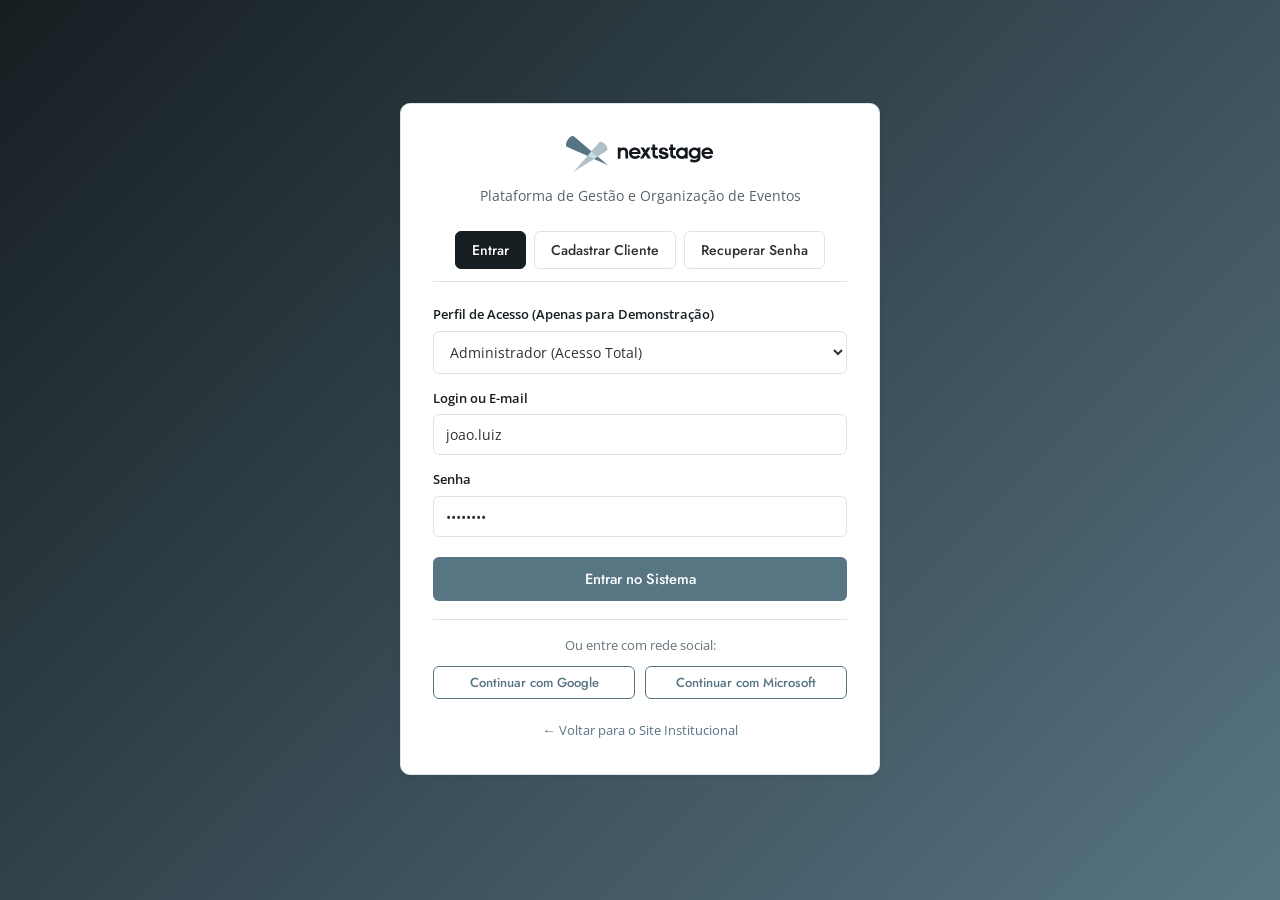
<file: login.html>
<!DOCTYPE html>
<html lang="pt-BR">
<link rel="apple-touch-icon" sizes="180x180" href="favicon/apple-touch-icon.png">
<link rel="icon" type="image/png" sizes="32x32" href="favicon/favicon-32x32.png">
<link rel="icon" type="image/png" sizes="16x16" href="favicon/favicon-16x16.png">
<link rel="manifest" href="favicon/site.webmanifest">
<head>
  <meta charset="UTF-8">
  <meta name="viewport" content="width=device-width, initial-scale=1.0">
  <title>Acesso ao Sistema | Nextstage</title>
  <link rel="stylesheet" href="css/styles.css">
</head>
<body style="display:flex; align-items:center; justify-content:center; min-height:100vh; background:linear-gradient(135deg, #161E21 0%, #587584 100%); padding:20px;">

  <div class="panel-card" style="max-width:480px; width:100%; padding:32px;">
    <div style="text-align:center; margin-bottom:24px;">
      <a href="index.html" class="nextstage-logo" aria-label="Nextstage">
		<svg viewBox="0 0 147.1 36" xml:space="preserve">
		  <g>
		    <g>
		  	  <path fill="#577482" d="M8,0.5C8,0.5,7.8,0.4,7.8,0.4c0,0-0.1,0-0.1-0.1c0,0,0,0,0,0C6.1-0.7,3.5,1,1.6,3.9c-1.8,2.9-2.2,6.1-0.7,7c0,0,0,0,0.1,0C1,11,1,11,1.1,11c0.1,0.1,0.2,0.1,0.3,0.1c4.3,1.9,12.3,5.5,20.1,8.9c1.4-1.6,2.8-3.2,4.1-4.7C18.8,9.7,11.7,3.7,8,0.5z"/>
		  	  <path fill="#577482" d="M41.6,29c0,0-4.3-3.6-9.9-8.4c-1.2,0.8-2.4,1.6-3.7,2.4C35.5,26.3,41.6,29,41.6,29z"/>
		  	  <path fill="#B0BFC8" d="M40.6,14.8c0,0,0.1-0.1,0.2-0.2c0,0,0.1,0,0.1-0.1c0,0,0,0,0,0c1.2-1,0.5-3.7-1.5-6.1c-2-2.3-4.6-3.4-5.8-2.4c0,0,0,0,0,0c0,0,0,0-0.1,0.1c-0.1,0.1-0.2,0.2-0.2,0.2c-1.8,2.1-4.7,5.4-7.8,9c2.1,1.8,4.2,3.6,6.1,5.2C35.3,18.3,38.5,16.2,40.6,14.8z"/>
		  	  <path fill="#B0BFC8" d="M28,23c-2.1-0.9-4.3-1.9-6.5-2.9C14.5,28,7.6,36,7.6,36S18.3,29.2,28,23z"/>
		  	  <path fill="#577482" d="M31.7,20.6c-1.9-1.6-4-3.4-6.1-5.2c-1.3,1.5-2.7,3.1-4.1,4.7c2.2,1,4.4,2,6.5,2.9C29.2,22.1,30.5,21.4,31.7,20.6z"/>
		  	  <path fill="#C8DEE8" d="M31.7,20.6c-1.9-1.6-4-3.4-6.1-5.2c-1.3,1.5-2.7,3.1-4.1,4.7c2.2,1,4.4,2,6.5,2.9C29.2,22.1,30.5,21.4,31.7,20.6z"/>
		    </g>
		    <g>
		  	  <path fill="#141920" d="M51.8,22.6V11.5h2.7v0.9c0.8-0.7,1.8-1,3-1c3,0,4.6,1.8,4.6,5.4v5.8h-2.7v-5.1c0-1.3-0.2-2.2-0.5-2.7c-0.3-0.6-1-0.8-1.9-0.8c-0.7,0-1.3,0.2-1.8,0.7c-0.4,0.4-0.7,1.1-0.7,1.9v6.1H51.8z"/>
		  	  <path fill="#141920" d="M63,17.1c0-1.6,0.6-2.9,1.7-4c1.1-1.1,2.5-1.7,4.1-1.7c1.7,0,3.1,0.6,4.2,1.7c1.1,1.1,1.6,2.5,1.6,4.2c0,0.2,0,0.4,0,0.7h-8.8c0.2,0.7,0.6,1.3,1.2,1.7c0.6,0.4,1.2,0.6,2.1,0.6c0.7,0,1.2-0.1,1.7-0.3c0.5-0.2,0.9-0.6,1.2-1.1l2.3,1.3C73,22,71.3,22.9,69,22.9c-1.7,0-3.2-0.5-4.3-1.6C63.5,20.1,63,18.8,63,17.1z M65.8,15.9h5.9c-0.6-1.3-1.5-1.9-2.9-1.9c-0.6,0-1.2,0.2-1.8,0.5C66.5,14.8,66.1,15.3,65.8,15.9z"/>
		  	  <path fill="#141920" d="M74,22.6l3.8-5.9l-3.4-5.2h3.3l1.8,2.8l1.8-2.8h3.3l-3.4,5.2l3.8,5.9h-3.3l-2.2-3.5l-2.2,3.5H74z"/>
		  	  <path fill="#141920" d="M85.1,14v-2.5h1.3V8.6h2.7v2.9h2.5V14h-2.5v4c0,0.8,0.2,1.3,0.5,1.6C90,19.9,90.8,20,92,20l0.2,2.6h-0.6c-1.7,0-3-0.3-3.8-1c-0.9-0.7-1.3-1.9-1.3-3.6v-4H85.1z"/>
		  	  <path fill="#141920" d="M92.6,19.1h2.9c0,0.5,0.2,0.9,0.6,1.2c0.4,0.3,0.9,0.5,1.6,0.5c0.6,0,1-0.1,1.3-0.3c0.3-0.2,0.5-0.5,0.5-0.8c0-0.2-0.1-0.4-0.2-0.5c-0.1-0.1-0.3-0.2-0.6-0.3c-0.3-0.1-0.5-0.1-0.6-0.2c-0.2,0-0.4,0-0.6-0.1c-0.7-0.1-1-0.2-1-0.2s-0.3-0.1-1-0.3c-0.7-0.2-1.2-0.4-1.5-0.6c-0.3-0.2-0.6-0.5-0.8-1c-0.2-0.4-0.3-0.9-0.3-1.5c0-1.1,0.4-2,1.2-2.6c0.8-0.7,1.9-1,3.4-1c1.4,0,2.5,0.3,3.3,1c0.8,0.7,1.3,1.5,1.4,2.6h-2.8c0-0.3-0.1-0.5-0.2-0.7c-0.1-0.2-0.3-0.4-0.5-0.5c-0.3-0.2-0.7-0.2-1.2-0.2c-0.5,0-0.9,0.1-1.2,0.3c-0.3,0.2-0.4,0.4-0.4,0.7c0,0.1,0,0.2,0,0.3c0,0.1,0.1,0.2,0.1,0.2c0.1,0.1,0.1,0.1,0.2,0.2c0.1,0.1,0.2,0.1,0.3,0.1c0.1,0,0.2,0.1,0.3,0.1c0.1,0,0.2,0.1,0.4,0.1c0.2,0,0.3,0.1,0.4,0.1c0.1,0,0.2,0,0.4,0.1l0.4,0.1c0.6,0.1,1.2,0.2,1.6,0.4c0.4,0.1,0.9,0.3,1.3,0.6c0.4,0.2,0.7,0.6,1,1c0.2,0.4,0.3,0.9,0.3,1.5c0,1.2-0.4,2.1-1.3,2.7c-0.9,0.6-2.1,0.9-3.6,0.9c-1.6,0-2.8-0.3-3.7-1C93.2,21.2,92.7,20.3,92.6,19.1z"/>
		  	  <path fill="#141920" d="M103,14v-2.5h1.3V8.6h2.7v2.9h2.5V14H107v4c0,0.8,0.2,1.3,0.5,1.6c0.3,0.3,1.1,0.4,2.3,0.4l0.2,2.6h-0.6c-1.7,0-3-0.3-3.8-1c-0.9-0.7-1.3-1.9-1.3-3.6v-4H103z"/>
		  	  <path fill="#141920" d="M110,17.1c0-1.6,0.6-2.9,1.7-4c1.1-1.1,2.5-1.7,4.1-1.7c1.2,0,2.3,0.3,3.2,1v-0.9h2.7v11.1H119v-0.7c-1,0.6-2,1-3.2,1c-1.6,0-3-0.6-4.1-1.7C110.6,20,110,18.7,110,17.1z M113.6,14.9c-0.6,0.6-1,1.4-1,2.2s0.3,1.6,1,2.2c0.6,0.6,1.4,1,2.3,1c0.9,0,1.6-0.3,2.3-1c0.6-0.6,1-1.4,1-2.2s-0.3-1.6-1-2.2c-0.6-0.6-1.4-1-2.3-1C115,13.9,114.2,14.3,113.6,14.9z"/>
		  	  <path fill="#141920" d="M122.7,17.1c0-1.6,0.6-2.9,1.7-4c1.1-1.1,2.5-1.7,4.1-1.7c1.2,0,2.3,0.3,3.2,1v-0.9h2.7v9.7c0,1.7-0.5,3-1.5,3.9c-1,0.9-2.5,1.4-4.4,1.4c-1.7,0-3.3-0.4-4.6-1.1l1-2.3c1.3,0.6,2.5,0.9,3.7,0.9c0.8,0,1.6-0.2,2.2-0.7c0.7-0.4,1-1,1-1.7c-0.9,0.8-2,1.1-3.2,1.1c-1.6,0-3-0.5-4.1-1.6C123.3,20.1,122.7,18.7,122.7,17.1z M126.3,14.9c-0.6,0.6-1,1.4-1,2.2c0,0.9,0.3,1.6,1,2.2c0.6,0.6,1.4,1,2.3,1c0.9,0,1.6-0.3,2.3-1c0.6-0.6,1-1.4,1-2.2c0-0.9-0.3-1.6-1-2.2c-0.6-0.6-1.4-1-2.3-1C127.7,13.9,126.9,14.3,126.3,14.9z"/>
		  	  <path fill="#141920" d="M135.5,17.1c0-1.6,0.6-2.9,1.7-4c1.1-1.1,2.5-1.7,4.1-1.7c1.7,0,3.1,0.6,4.2,1.7c1.1,1.1,1.6,2.5,1.6,4.2c0,0.2,0,0.4,0,0.7h-8.8c0.2,0.7,0.6,1.3,1.2,1.7s1.2,0.6,2.1,0.6c0.7,0,1.2-0.1,1.7-0.3c0.5-0.2,0.9-0.6,1.2-1.1l2.3,1.3c-1.2,1.8-2.9,2.7-5.2,2.7c-1.7,0-3.2-0.5-4.3-1.6C136,20.1,135.5,18.8,135.5,17.1z M138.3,15.9h5.9c-0.6-1.3-1.5-1.9-2.9-1.9c-0.6,0-1.2,0.2-1.8,0.5C139,14.8,138.6,15.3,138.3,15.9z"/>
		    </g>
		  </g>
		</svg>
	  </a>
      <p style="font-size:0.88rem; color:#556268; margin-top:6px;">Plataforma de Gestão e Organização de Eventos</p>
    </div>

    <div class="module-tabs" style="justify-content:center;">
      <button class="module-tab active" data-target="tab-login">Entrar</button>
      <button class="module-tab" data-target="tab-cadastro">Cadastrar Cliente</button>
      <button class="module-tab" data-target="tab-senha">Recuperar Senha</button>
    </div>

    <!-- Login (RF047 & RF050) -->
    <div id="tab-login" class="tab-panel active">
      <form onsubmit="handleLogin(event)">
        <div class="form-group">
          <label>Perfil de Acesso (Apenas para Demonstração)</label>
          <select id="loginRole" class="form-control">
            <option value="Administrador">Administrador (Acesso Total)</option>
            <option value="Funcionário / Produtor">Funcionário / Produtor</option>
            <option value="Cliente">Cliente (Orçamentos & Agenda)</option>
          </select>
        </div>
        <div class="form-group">
          <label>Login ou E-mail</label>
          <input type="text" class="form-control" value="joao.luiz" required>
        </div>
        <div class="form-group">
          <label>Senha</label>
          <input type="password" class="form-control" value="••••••••" required>
        </div>
        <button type="submit" class="btn btn-primary" style="width:100%; margin-top:6px;">Entrar no Sistema</button>
      </form>

      <div style="margin-top:18px; padding-top:16px; border-top:1px solid var(--color-border); text-align:center;">
        <p style="font-size:0.8rem; color:#66747a; margin-bottom:10px;">Ou entre com rede social:</p>
        <div style="display:flex; gap:10px;">
          <button class="btn btn-outline btn-sm" style="flex:1;" onclick="socialLogin('Google')">Continuar com Google</button>
          <button class="btn btn-outline btn-sm" style="flex:1;" onclick="socialLogin('Microsoft')">Continuar com Microsoft</button>
        </div>
      </div>
    </div>

    <!-- Auto-cadastro Cliente (RF004 & RF018) -->
    <div id="tab-cadastro" class="tab-panel">
      <form onsubmit="handleClientRegister(event)">
        <div class="form-grid">
          <div class="form-group">
            <label>CPF / CNPJ</label>
            <input type="text" id="cliDoc" class="form-control" required placeholder="000.000.000-00">
          </div>
          <div class="form-group">
            <label>RG / Inscrição Estadual</label>
            <input type="text" id="cliRg" class="form-control" required>
          </div>
        </div>
        <div class="form-group">
          <label>Nome Completo / Razão Social</label>
          <input type="text" id="cliNome" class="form-control" required>
        </div>
        <div class="form-grid">
          <div class="form-group">
            <label>E-mail de Contato</label>
            <input type="email" id="cliEmail" class="form-control" required>
          </div>
          <div class="form-group">
            <label>Telefones de Contato</label>
            <input type="text" id="cliTel" class="form-control" required placeholder="(41) 9 9999-9999">
          </div>
        </div>
        <div class="form-group">
          <label>Endereço Completo</label>
          <input type="text" id="cliEnd" class="form-control" required>
        </div>
        <button type="submit" class="btn btn-primary" style="width:100%;">Concluir Cadastro e Acessar</button>
      </form>
    </div>

    <!-- Solicitar Nova Senha (RF049) -->
    <div id="tab-senha" class="tab-panel">
      <form onsubmit="event.preventDefault(); showToast('Link de redefinição enviado para o e-mail cadastrado.');">
        <div class="form-group">
          <label>E-mail Cadastrado</label>
          <input type="email" class="form-control" required placeholder="seuemail@dominio.com.br">
        </div>
        <button type="submit" class="btn btn-dark" style="width:100%;">Solicitar Nova Senha</button>
      </form>
    </div>

    <div style="text-align:center; margin-top:18px;">
      <a href="index.html" style="font-size:0.84rem; color:var(--color-primary);">← Voltar para o Site Institucional</a>
    </div>
  </div>

  <script src="js/data.js"></script>
  <script src="js/app.js"></script>
  <script>
    initModuleTabs();
    const params = new URLSearchParams(window.location.search);
    if (params.get('role')) document.getElementById('loginRole').value = params.get('role');
    if (params.get('tab') === 'cadastro') document.querySelector('[data-target="tab-cadastro"]').click();

    function handleLogin(e) {
      e.preventDefault();
      const role = document.getElementById('loginRole').value;
      setCurrentRole(role);
      const target = ROLE_CONFIG[role].allowedPages[0];
      window.location.href = target;
    }

    function socialLogin(provider) {
      setCurrentRole('Cliente');
      showToast(`Autenticado via ${provider}. Redirecionando...`);
      setTimeout(() => window.location.href = 'agenda.html', 1000);
    }

    function handleClientRegister(e) {
      e.preventDefault();
      const db = getDB();
      const newCode = 'CLI-' + String(db.cadastros.length + 1).padStart(3, '0');
      db.cadastros.push({
        codigo: newCode,
        categoria: 'Cliente',
        doc: document.getElementById('cliDoc').value,
        rgIe: document.getElementById('cliRg').value,
        nome: document.getElementById('cliNome').value,
        email: document.getElementById('cliEmail').value,
        telefones: document.getElementById('cliTel').value,
        endereco: document.getElementById('cliEnd').value,
        extra: 'Auto-cadastro Web'
      });
      saveDB(db);
      setCurrentRole('Cliente');
      showToast(`Cliente ${newCode} vinculado ao usuário automaticamente!`);
      setTimeout(() => window.location.href = 'agenda.html', 900);
    }
  </script>
</body>
</html>
</file>
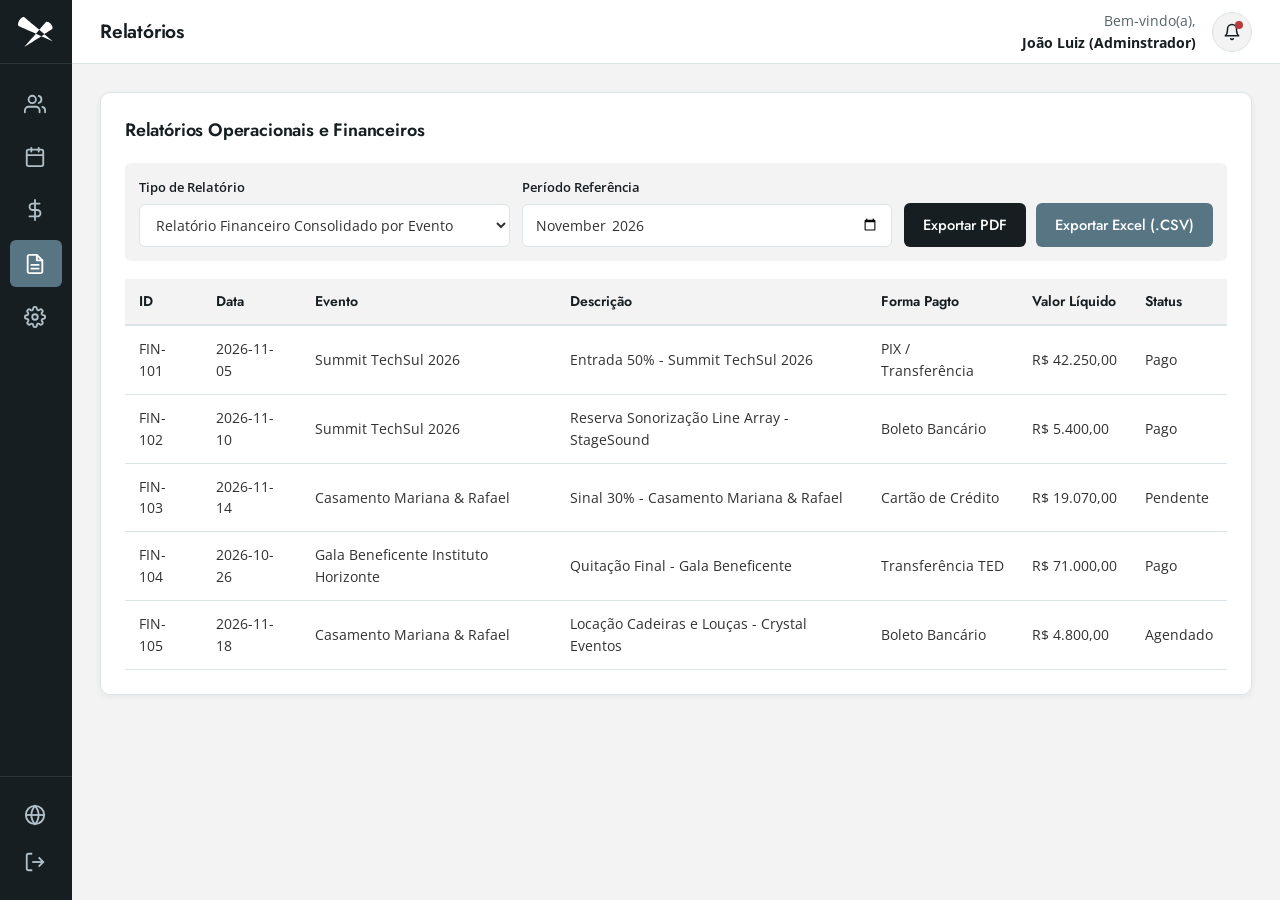
<file: relatorios.html>
<!DOCTYPE html>
<html lang="pt-BR">
<link rel="apple-touch-icon" sizes="180x180" href="favicon/apple-touch-icon.png">
<link rel="icon" type="image/png" sizes="32x32" href="favicon/favicon-32x32.png">
<link rel="icon" type="image/png" sizes="16x16" href="favicon/favicon-16x16.png">
<link rel="manifest" href="favicon/site.webmanifest">
<head>
  <meta charset="UTF-8">
  <meta name="viewport" content="width=device-width, initial-scale=1.0">
  <title>Relatórios | Nextstage WebApp</title>
  <link rel="stylesheet" href="css/styles.css">
</head>
<body>
  <div class="app-shell">
    <aside id="app-sidebar" class="app-sidebar"></aside>
    <div class="app-main">
      <header id="app-topbar" class="app-topbar"></header>

      <main class="app-content">
        <div class="panel-card">
          <div class="panel-header">
            <h2>Relatórios Operacionais e Financeiros</h2>
          </div>

          <div class="filter-bar">
            <div class="form-group">
              <label>Tipo de Relatório</label>
              <select id="tipoRelatorio" class="form-control" onchange="gerarPreviewRelatorio()">
                <option value="financeiro">Relatório Financeiro Consolidado por Evento</option>
                <option value="eventos">Relatório de Agenda e Status de Eventos</option>
                <option value="parceiros">Relatório de Alocação de Parceiros e Locais</option>
              </select>
            </div>
            <div class="form-group">
              <label>Período Referência</label>
              <input type="month" id="periodoRelatorio" class="form-control" value="2026-11" onchange="gerarPreviewRelatorio()">
            </div>
            <div style="display:flex; gap:10px;">
              <button class="btn btn-dark" onclick="imprimirApenasElemento('previewRelatorioContainer')">Exportar PDF</button>
              <button class="btn btn-primary" onclick="exportarExcelCSV()">Exportar Excel (.CSV)</button>
            </div>
          </div>

          <div id="previewRelatorioContainer" class="table-wrapper"></div>
        </div>
      </main>
    </div>
  </div>

  <script src="js/data.js"></script>
  <script src="js/app.js"></script>
  <script>
    initTopbarRoleSwitcher('Relatórios', 'relatorios.html');

    function gerarPreviewRelatorio() {
      const db = getDB();
      const tipo = document.getElementById('tipoRelatorio').value;
      const container = document.getElementById('previewRelatorioContainer');

      if (tipo === 'financeiro') {
        container.innerHTML = `
          <table class="data-table">
            <thead><tr><th>ID</th><th>Data</th><th>Evento</th><th>Descrição</th><th>Forma Pagto</th><th>Valor Líquido</th><th>Status</th></tr></thead>
            <tbody>
              ${db.financeiro.map(f => `
                <tr>
                  <td>${f.id}</td><td>${f.data}</td><td>${f.evento}</td><td>${f.descricao}</td>
                  <td>${f.formaPagamento}</td><td>${formatBRL(f.valorBruto - f.desconto + f.acrescimo)}</td><td>${f.status}</td>
                </tr>
              `).join('')}
            </tbody>
          </table>
        `;
      } else if (tipo === 'eventos') {
        container.innerHTML = `
          <table class="data-table">
            <thead><tr><th>Código</th><th>Evento</th><th>Cliente</th><th>Data</th><th>Local</th><th>Valor Orçado</th><th>Status</th></tr></thead>
            <tbody>
              ${db.eventos.map(e => `
                <tr>
                  <td>${e.codigo}</td><td>${e.nome}</td><td>${e.cliente}</td><td>${e.data}</td>
                  <td>${e.local}</td><td>${formatBRL(e.valorTotal)}</td><td>${e.status}</td>
                </tr>
              `).join('')}
            </tbody>
          </table>
        `;
      } else {
        container.innerHTML = `
          <table class="data-table">
            <thead><tr><th>Tipo</th><th>Código</th><th>Parceiro / Local</th><th>Datas Disponíveis</th></tr></thead>
            <tbody>
              ${db.disponibilidades.map(d => `
                <tr><td>${d.tipo}</td><td>${d.codigo}</td><td>${d.nome}</td><td>${d.datas}</td></tr>
              `).join('')}
            </tbody>
          </table>
        `;
      }
    }

    function exportarPDF() {
      showToast('Preparando documento PDF formatado...');
      setTimeout(() => printElement(document.getElementById('previewRelatorioContainer')), 400);
    }
	
	function imprimirApenasElemento(elementId) {
  const elemento = document.getElementById(elementId);
  if (!elemento) {
    showToast('Elemento de relatório não encontrado para impressão.');
    return;
  }

  // Cria um iframe invisível para isolar o conteúdo da impressão
  const iframe = document.createElement('iframe');
  iframe.style.position = 'fixed';
  iframe.style.right = '0';
  iframe.style.bottom = '0';
  iframe.style.width = '0';
  iframe.style.height = '0';
  iframe.style.border = '0';
  
  document.body.appendChild(iframe);

  const doc = iframe.contentWindow.document;
  
  // Copia as folhas de estilo principais para manter o design exato no PDF/Impressão
  const estilos = Array.from(document.querySelectorAll('link[rel="stylesheet"], style'))
    .map(node => node.outerHTML)
    .join('');

  doc.open();
  doc.write(`
    <!DOCTYPE html>
    <html>
      <head>
        <meta charset="utf-8">
        <title>Imprimir Relatório</title>
        ${estilos}
        <style>
          /* Ajustes específicos para impressão limpa */
          body {
            background-color: #ffffff !important;
            padding: 20px;
            color: #161E21 !important;
          }
          @media print {
            body { -webkit-print-color-adjust: exact; }
          }
        </style>
      </head>
      <body>
        ${elemento.innerHTML}
      </body>
    </html>
  `);
  doc.close();

  // Aguarda o carregamento dos estilos e dispara a impressão
  setTimeout(() => {
    iframe.contentWindow.focus();
    iframe.contentWindow.print();
    
    // Remove o iframe após a janela de impressão fechar
    setTimeout(() => {
      document.body.removeChild(iframe);
    }, 500);
  }, 300);
}		

    function exportarExcelCSV() {
      const db = getDB();
      let csv = 'ID;Data;Evento;Descricao;FormaPagamento;ValorLiquido;Status\n';
      db.financeiro.forEach(f => {
        const liq = (f.valorBruto - f.desconto + f.acrescimo).toFixed(2).replace('.', ',');
        csv += `${f.id};${f.data};${f.evento};${f.descricao};${f.formaPagamento};${liq};${f.status}\n`;
      });
      const blob = new Blob(['\uFEFF' + csv], { type: 'text/csv;charset=utf-8;' });
      const link = document.createElement('a');
      link.href = URL.createObjectURL(blob);
      link.download = 'Nextstage_Relatorio_Financeiro.csv';
      link.click();
      showToast('Planilha Excel (.CSV) exportada com sucesso!');
    }

    gerarPreviewRelatorio();
  </script>
</body>
</html>
</file>
<file: css/styles.css>
/* ==========================================================================
   NEXTSTAGE - DESIGN SYSTEM & IDENTIDADE VISUAL
   Fontes: Futura LT (Jost), Garamond (EB Garamond), Open Sans
   Paleta Oficial:
   - Cinza-Azulado:        #587584
   - Azul Gelo:            #B1C0C9
   - Azul Celeste:         #C9E0EB
   - Cinza-Azulado Escuro: #161E21
   - Off-White:            #F3F3F3
   - Cinza Escuro:         #313131
   ========================================================================== */

@import url('https://fonts.googleapis.com/css2?family=EB+Garamond:ital,wght@0,500;0,600;1,400&family=Jost:wght@400;500;600;700&family=Open+Sans:wght@400;500;600;700&display=swap');

:root {
  --color-primary: #587584;        /* Cinza-Azulado */
  --color-primary-hover: #47606d;
  --color-ice: #B1C0C9;            /* Azul Gelo */
  --color-sky: #C9E0EB;            /* Azul Celeste */
  --color-dark-slate: #161E21;     /* Cinza-Azulado Escuro */
  --color-off-white: #F3F3F3;      /* Off-White */
  --color-dark-gray: #313131;      /* Cinza Escuro */
  --color-white: #FFFFFF;
  --color-border: #DCE4E8;
  --color-success: #2E7D5B;
  --color-warning: #B87D24;
  --color-danger: #B83A3A;

  --font-display: 'Futura LT', 'Jost', sans-serif;
  --font-serif: 'Garamond', 'EB Garamond', serif;
  --font-body: 'Open Sans', sans-serif;

  --sidebar-width: 72px;
  --sidebar-expanded: 240px;
  --topbar-height: 64px;
  --radius-sm: 6px;
  --radius-md: 10px;
  --radius-lg: 16px;
  --shadow-sm: 0 2px 6px rgba(22, 30, 33, 0.06);
  --shadow-md: 0 8px 24px rgba(22, 30, 33, 0.10);
  --transition: all 0.22s ease;
}

* {
  box-sizing: border-box;
  margin: 0;
  padding: 0;
}

body {
  font-family: var(--font-body);
  background-color: var(--color-off-white);
  color: var(--color-dark-gray);
  line-height: 1.55;
  -webkit-font-smoothing: antialiased;
}

h1, h2, h3, h4, .brand-font {
  font-family: var(--font-display);
  color: var(--color-dark-slate);
  font-weight: 600;
  letter-spacing: -0.01em;
}

.editorial-quote, .serif-accent {
  font-family: var(--font-serif);
  font-weight: 600;
}

a {
  text-decoration: none;
  color: inherit;
}

/* ==========================================================================
   LOGOTIPO SVG NEXTSTAGE (PROPORÇÃO 2x / x CONFORME MANUAL)
   ========================================================================== */
.nextstage-logo {
  display: inline-flex;
  align-items: center;
  gap: 12px;
  user-select: none;
}

.nextstage-logo svg {
  height: 36px;
  width: auto;
  display: block;
  flex-shrink: 0;
}

/* ==========================================================================
   BOTÕES & INPUTS GLOBAIS
   ========================================================================== */
.btn {
  display: inline-flex;
  align-items: center;
  justify-content: center;
  gap: 8px;
  padding: 10px 18px;
  border-radius: var(--radius-sm);
  font-family: var(--font-display);
  font-weight: 500;
  font-size: 0.92rem;
  cursor: pointer;
  border: 1px solid transparent;
  transition: var(--transition);
}

.btn-primary {
  background-color: var(--color-primary);
  color: var(--color-white);
}

.btn-primary:hover {
  background-color: var(--color-primary-hover);
}

.btn-dark {
  background-color: var(--color-dark-slate);
  color: var(--color-white);
}

.btn-dark:hover {
  background-color: #263338;
}

.btn-outline {
  background-color: transparent;
  border-color: var(--color-primary);
  color: var(--color-primary);
}

.btn-outline:hover {
  background-color: var(--color-sky);
  color: var(--color-dark-slate);
}

.btn-ghost {
  background-color: transparent;
  color: var(--color-dark-gray);
}

.btn-ghost:hover {
  background-color: rgba(88, 117, 132, 0.12);
}

.btn-sm {
  padding: 6px 12px;
  font-size: 0.82rem;
}

.form-group {
  display: flex;
  flex-direction: column;
  gap: 6px;
  margin-bottom: 14px;
}

.form-group label {
  font-size: 0.84rem;
  font-weight: 600;
  color: var(--color-dark-slate);
}

.form-control {
  width: 100%;
  display: block;
  padding: 10px 12px;
  border: 1px solid var(--color-border);
  border-radius: var(--radius-sm);
  font-family: var(--font-body);
  font-size: 0.9rem;
  color: var(--color-dark-gray);
  background-color: var(--color-white);
  transition: var(--transition);
}

textarea.form-control {
  resize: vertical;
  min-height: 110px;
}

.form-control:focus {
  outline: none;
  border-color: var(--color-primary);
  box-shadow: 0 0 0 3px rgba(201, 224, 235, 0.65);
}

.form-grid {
  display: grid;
  grid-template-columns: repeat(auto-fit, minmax(220px, 1fr));
  gap: 14px;
}

/* ==========================================================================
   SITE INSTITUCIONAL (RF052, RF053, RF054, RF055)
   ========================================================================== */
.site-header {
  background-color: var(--color-white);
  border-bottom: 1px solid var(--color-border);
  position: sticky;
  top: 0;
  z-index: 100;
}

.site-nav-container {
  max-width: 1200px;
  margin: 0 auto;
  padding: 14px 24px;
  display: flex;
  align-items: center;
  justify-content: space-between;
}

.site-nav-links {
  display: flex;
  align-items: center;
  gap: 28px;
}

.site-nav-links a {
  font-family: var(--font-display);
  font-size: 0.95rem;
  color: var(--color-dark-gray);
  font-weight: 500;
  transition: var(--transition);
}

.site-nav-links a:hover,
.site-nav-links a.active {
  color: var(--color-primary);
}

.hero-section {
  background: linear-gradient(135deg, var(--color-dark-slate) 0%, #243339 60%, var(--color-primary) 100%);
  color: var(--color-white);
  padding: 84px 24px;
}

.hero-inner {
  max-width: 1200px;
  margin: 0 auto;
  display: grid;
  grid-template-columns: 1.2fr 0.8fr;
  gap: 48px;
  align-items: center;
}

.hero-badge {
  display: inline-block;
  background-color: rgba(201, 224, 235, 0.16);
  color: var(--color-sky);
  padding: 6px 14px;
  border-radius: 99px;
  font-family: var(--font-display);
  font-size: 0.82rem;
  letter-spacing: 0.04em;
  text-transform: uppercase;
  margin-bottom: 18px;
}

.hero-section h1 {
  color: var(--color-white);
  font-size: 2.75rem;
  line-height: 1.18;
  margin-bottom: 18px;
}

.hero-section p {
  color: var(--color-ice);
  font-size: 1.08rem;
  margin-bottom: 28px;
  max-width: 580px;
}

.hero-card-preview {
  background-color: rgba(255, 255, 255, 0.06);
  border: 1px solid rgba(177, 192, 201, 0.25);
  border-radius: var(--radius-lg);
  padding: 28px;
  backdrop-filter: blur(8px);
}

.site-section {
  max-width: 1200px;
  margin: 0 auto;
  padding: 64px 24px;
}

.section-header {
  text-align: center;
  max-width: 680px;
  margin: 0 auto 44px;
}

.section-header h2 {
  font-size: 2rem;
  margin-bottom: 10px;
}

.section-header p {
  color: #556268;
}

.cards-grid {
  display: grid;
  grid-template-columns: repeat(auto-fit, minmax(280px, 1fr));
  gap: 24px;
}

.feature-card {
  background-color: var(--color-white);
  border: 1px solid var(--color-border);
  border-radius: var(--radius-md);
  padding: 28px;
  box-shadow: var(--shadow-sm);
  transition: var(--transition);
}

.feature-card:hover {
  transform: translateY(-3px);
  box-shadow: var(--shadow-md);
  border-color: var(--color-ice);
}

.feature-icon {
  width: 46px;
  height: 46px;
  border-radius: var(--radius-sm);
  background-color: var(--color-sky);
  color: var(--color-dark-slate);
  display: flex;
  align-items: center;
  justify-content: center;
  margin-bottom: 16px;
}

.site-footer {
  background-color: var(--color-dark-slate);
  color: var(--color-ice);
  padding: 48px 24px 28px;
  margin-top: 40px;
}

.footer-grid {
  max-width: 1200px;
  margin: 0 auto;
  display: grid;
  grid-template-columns: 1.5fr 1fr 1fr;
  gap: 32px;
  padding-bottom: 32px;
  border-bottom: 1px solid rgba(177, 192, 201, 0.18);
}

.footer-bottom {
  max-width: 1200px;
  margin: 20px auto 0;
  display: flex;
  justify-content: space-between;
  font-size: 0.84rem;
  color: #8b9ba3;
}

/* ==========================================================================
   LAYOUT MODERNO DE WEBAPP (SEM DASHBOARD, SIDEBAR LATERAL COM ÍCONES)
   ========================================================================== */
.app-shell {
  display: flex;
  min-height: 100vh;
  background-color: var(--color-off-white);
}

/* Barra Lateral (Ícones dos Módulos) */
.app-sidebar {
  width: var(--sidebar-width);
  background-color: var(--color-dark-slate);
  color: var(--color-ice);
  display: flex;
  flex-direction: column;
  justify-content: space-between;
  position: fixed;
  top: 0;
  bottom: 0;
  left: 0;
  z-index: 200;
  transition: width 0.25s ease;
  overflow: hidden;
}

.app-sidebar:hover,
.app-sidebar.expanded {
  width: var(--sidebar-expanded);
}

.sidebar-brand {
  height: var(--topbar-height);
  display: flex;
  align-items: center;
  padding: 0 18px;
  border-bottom: 1px solid rgba(177, 192, 201, 0.14);
  overflow: hidden;
}

.sidebar-brand .logo-icon-collapsed {
  height: 30px;
  width: auto;
  flex-shrink: 0;
}

.sidebar-brand .logo-full-expanded {
  height: 30px;
  width: auto;
  display: none;
  flex-shrink: 0;
}

.app-sidebar:hover .sidebar-brand .logo-icon-collapsed,
.app-sidebar.expanded .sidebar-brand .logo-icon-collapsed {
  display: none;
}

.app-sidebar:hover .sidebar-brand .logo-full-expanded,
.app-sidebar.expanded .sidebar-brand .logo-full-expanded {
  display: block;
}

.sidebar-nav {
  flex: 1;
  padding: 16px 10px;
  display: flex;
  flex-direction: column;
  gap: 6px;
}

.nav-item {
  display: flex;
  align-items: center;
  gap: 16px;
  padding: 12px 14px;
  border-radius: var(--radius-sm);
  color: var(--color-ice);
  font-family: var(--font-display);
  font-size: 0.94rem;
  white-space: nowrap;
  transition: var(--transition);
  cursor: pointer;
}

.nav-item svg {
  width: 22px;
  height: 22px;
  flex-shrink: 0;
}

.nav-item span {
  opacity: 0;
  transition: opacity 0.2s ease;
}

.app-sidebar:hover .nav-item span,
.app-sidebar.expanded .nav-item span {
  opacity: 1;
}

.nav-item:hover {
  background-color: rgba(201, 224, 235, 0.12);
  color: var(--color-white);
}

.nav-item.active {
  background-color: var(--color-primary);
  color: var(--color-white);
  font-weight: 600;
}

.nav-item.hidden-by-role {
  display: none !important;
}

.sidebar-footer {
  padding: 14px 10px;
  border-top: 1px solid rgba(177, 192, 201, 0.14);
}

/* Área Principal */
.app-main {
  flex: 1;
  margin-left: var(--sidebar-width);
  display: flex;
  flex-direction: column;
  min-width: 0;
}

.app-topbar {
  height: var(--topbar-height);
  background-color: var(--color-white);
  border-bottom: 1px solid var(--color-border);
  padding: 0 28px;
  display: flex;
  align-items: center;
  justify-content: space-between;
  position: sticky;
  top: 0;
  z-index: 150;
}

.topbar-title-group {
  display: flex;
  align-items: center;
  gap: 12px;
}

.topbar-title-group h1 {
  font-size: 1.25rem;
}

.topbar-controls {
  display: flex;
  align-items: center;
  gap: 16px;
}

.role-switcher {
  display: flex;
  align-items: center;
  gap: 8px;
  background-color: var(--color-off-white);
  padding: 5px 12px;
  border-radius: 99px;
  border: 1px solid var(--color-border);
  font-size: 0.82rem;
}

.role-switcher select {
  border: none;
  background: transparent;
  font-family: var(--font-display);
  font-weight: 600;
  color: var(--color-dark-slate);
  cursor: pointer;
  outline: none;
}

.app-content {
  padding: 28px;
  max-width: 1440px;
  width: 100%;
  margin: 0 auto;
}

/* ==========================================================================
   SUB-NAVEGAÇÃO DE FUNÇÕES POR MÓDULO (TABS / PILLS)
   ========================================================================== */
.module-tabs {
  display: flex;
  flex-wrap: wrap;
  gap: 8px;
  margin-bottom: 22px;
  border-bottom: 1px solid var(--color-border);
  padding-bottom: 12px;
}

.module-tab {
  padding: 8px 16px;
  border-radius: var(--radius-sm);
  background-color: var(--color-white);
  border: 1px solid var(--color-border);
  font-family: var(--font-display);
  font-size: 0.88rem;
  font-weight: 500;
  color: var(--color-dark-gray);
  cursor: pointer;
  transition: var(--transition);
  display: inline-flex;
  align-items: center;
  gap: 6px;
}

.module-tab:hover {
  border-color: var(--color-primary);
  color: var(--color-primary);
}

.module-tab.active {
  background-color: var(--color-dark-slate);
  color: var(--color-white);
  border-color: var(--color-dark-slate);
}

.tab-panel {
  display: none;
}

.tab-panel.active {
  display: block;
}

/* ==========================================================================
   PAINÉIS, TABELAS, FILTROS E BADGES
   ========================================================================== */
.panel-card {
  background-color: var(--color-white);
  border: 1px solid var(--color-border);
  border-radius: var(--radius-md);
  padding: 24px;
  box-shadow: var(--shadow-sm);
  margin-bottom: 22px;
}

.panel-header {
  display: flex;
  flex-wrap: wrap;
  align-items: center;
  justify-content: space-between;
  gap: 12px;
  margin-bottom: 18px;
}

.panel-header h2 {
  font-size: 1.12rem;
}

.filter-bar {
  display: flex;
  flex-wrap: wrap;
  gap: 12px;
  background-color: var(--color-off-white);
  padding: 14px;
  border-radius: var(--radius-sm);
  margin-bottom: 18px;
  align-items: flex-end;
}

.filter-bar .form-group {
  margin-bottom: 0;
  flex: 1;
  min-width: 160px;
}

.table-wrapper {
  overflow-x: auto;
}

table.data-table {
  width: 100%;
  border-collapse: collapse;
  font-size: 0.88rem;
}

table.data-table th {
  text-align: left;
  padding: 12px 14px;
  background-color: var(--color-off-white);
  color: var(--color-dark-slate);
  font-family: var(--font-display);
  font-weight: 600;
  border-bottom: 2px solid var(--color-border);
  white-space: nowrap;
}

table.data-table td {
  padding: 12px 14px;
  border-bottom: 1px solid var(--color-border);
  vertical-align: middle;
}

table.data-table tr:hover td {
  background-color: rgba(201, 224, 235, 0.22);
}

.badge {
  display: inline-flex;
  align-items: center;
  padding: 3px 10px;
  border-radius: 99px;
  font-size: 0.76rem;
  font-weight: 600;
  font-family: var(--font-display);
}

.badge-sky {
  background-color: var(--color-sky);
  color: var(--color-dark-slate);
}

.badge-primary {
  background-color: var(--color-primary);
  color: var(--color-white);
}

.badge-success {
  background-color: #DFF2EA;
  color: var(--color-success);
}

.badge-warning {
  background-color: #F9EEDB;
  color: var(--color-warning);
}

.badge-danger {
  background-color: #F8E1E1;
  color: var(--color-danger);
}

/* ==========================================================================
   LAYOUT EM DUAS COLUNAS PARA ORÇAMENTO (RF028 / RF029)
   ========================================================================== */
.budget-layout-grid {
  display: grid;
  grid-template-columns: 1fr 380px;
  gap: 24px;
  align-items: start;
}

.budget-sidebar-sticky {
  position: sticky;
  top: 88px;
}

@media (max-width: 1024px) {
  .budget-layout-grid {
    grid-template-columns: 1fr;
  }
  .budget-sidebar-sticky {
    position: static;
  }
}

/* ==========================================================================
   ESTILOS DO BOTÃO DE NOTIFICAÇÕES E TOPO LATERAL
   ========================================================================== */
.topbar-right-group {
  display: flex;
  align-items: center;
  gap: 16px;
}

.notification-btn {
  position: relative;
  background: var(--color-off-white);
  border: 1px solid var(--color-border);
  border-radius: 50%;
  width: 40px;
  height: 40px;
  display: flex;
  align-items: center;
  justify-content: center;
  cursor: pointer;
  color: var(--color-dark-slate);
  transition: var(--transition);
}

.notification-btn:hover {
  background-color: var(--color-sky);
  border-color: var(--color-ice);
}

.notification-badge-dot {
  position: absolute;
  top: 8px;
  right: 8px;
  width: 8px;
  height: 8px;
  background-color: #B83A3A;
  border-radius: 50%;
}

/* ==========================================================================
   MODAIS & NOTIFICAÇÕES TOAST
   ========================================================================== */
.modal-backdrop {
  position: fixed;
  inset: 0;
  background-color: rgba(22, 30, 33, 0.55);
  display: none;
  align-items: center;
  justify-content: center;
  z-index: 500;
  padding: 20px;
}

.modal-backdrop.open {
  display: flex;
}

.modal-box {
  background-color: var(--color-white);
  border-radius: var(--radius-md);
  max-width: 680px;
  width: 100%;
  max-height: 90vh;
  overflow-y: auto;
  padding: 26px;
  box-shadow: var(--shadow-md);
}

.modal-header {
  display: flex;
  justify-content: space-between;
  align-items: center;
  padding-bottom: 14px;
  margin-bottom: 18px;
  border-bottom: 1px solid var(--color-border);
}

.toast-container {
  position: fixed;
  bottom: 24px;
  right: 24px;
  z-index: 999;
  display: flex;
  flex-direction: column;
  gap: 10px;
}

.toast {
  background-color: var(--color-dark-slate);
  color: var(--color-white);
  padding: 12px 18px;
  border-radius: var(--radius-sm);
  border-left: 4px solid var(--color-sky);
  font-size: 0.88rem;
  box-shadow: var(--shadow-md);
  animation: slideIn 0.25s ease;
}

@keyframes slideIn {
  from { transform: translateX(30px); opacity: 0; }
  to { transform: translateX(0); opacity: 1; }
}

/* ==========================================================================
   WIZARD DE ORÇAMENTO (RF028 - RF033) & CALENDÁRIO (RF036 - RF037)
   ========================================================================== */
.wizard-steps {
  display: flex;
  flex-wrap: wrap;
  gap: 8px;
  margin-bottom: 20px;
}

.wizard-step {
  padding: 6px 12px;
  border-radius: 99px;
  font-size: 0.8rem;
  font-family: var(--font-display);
  background-color: var(--color-off-white);
  color: var(--color-dark-gray);
  border: 1px solid var(--color-border);
}

.wizard-step.active {
  background-color: var(--color-primary);
  color: var(--color-white);
  border-color: var(--color-primary);
}

.calendar-grid {
  display: grid;
  grid-template-columns: repeat(7, 1fr);
  gap: 8px;
}

.calendar-day-header {
  text-align: center;
  font-family: var(--font-display);
  font-weight: 600;
  font-size: 0.82rem;
  padding: 8px;
  background-color: var(--color-off-white);
  border-radius: var(--radius-sm);
}

.calendar-cell {
  min-height: 98px;
  background-color: var(--color-white);
  border: 1px solid var(--color-border);
  border-radius: var(--radius-sm);
  padding: 8px;
  display: flex;
  flex-direction: column;
  gap: 4px;
}

.calendar-cell .day-num {
  font-size: 0.8rem;
  font-weight: 700;
  color: var(--color-primary);
}

.cal-event-pill {
  font-size: 0.74rem;
  padding: 3px 6px;
  border-radius: 4px;
  background-color: var(--color-sky);
  color: var(--color-dark-slate);
  font-weight: 600;
  cursor: pointer;
  white-space: nowrap;
  overflow: hidden;
  text-overflow: ellipsis;
}

.cal-event-pill.partner {
  background-color: var(--color-primary);
  color: var(--color-white);
}

/* ==========================================================================
   RESPONSIVIDADE (RNF004)
   ========================================================================== */
@media (max-width: 900px) {
  .hero-inner {
    grid-template-columns: 1fr;
  }
  .footer-grid {
    grid-template-columns: 1fr;
  }
  .calendar-grid {
    grid-template-columns: repeat(2, 1fr);
  }
}

@media (max-width: 640px) {
  .app-sidebar {
    width: 60px;
  }
  .app-main {
    margin-left: 60px;
  }
  .app-content {
    padding: 16px;
  }
  .site-nav-links {
    display: none;
  }
}

@media print {
  body *:not(.printable, .printable *) {
    // hide everything but printable elements and their children
    display: none;
  }
}

/* ==========================================================================
   AJUSTES DE RESPONSIVIDADE PARA DISPOSITIVOS MÓVEIS (MOBILE / VERTICAL)
   ========================================================================== */
@media (max-width: 768px) {
  /* Garante que o layout principal respeite a largura da tela */
  .app-container {
    flex-direction: column;
  }

  .main-content {
    padding: 12px !important;
    margin-left: 0 !important;
    width: 100% !important;
  }

  /* Topbar responsiva */
  .app-topbar {
    padding: 10px 16px;
    flex-direction: column;
    align-items: flex-start;
    gap: 10px;
    height: auto;
  }

  .topbar-right-group {
    width: 100%;
    justify-content: space-between;
  }

  /* Barras de filtro e formulários em coluna única no mobile */
  .filter-bar, .form-grid {
    grid-template-columns: 1fr !important;
    gap: 10px !important;
  }

  /* Grade do Calendário: Reduz colunas ou se adapta para mobile */
  .calendar-grid {
    grid-template-columns: repeat(7, minmax(36px, 1fr)) !important;
    font-size: 0.75rem;
  }

  .calendar-cell {
    min-height: 65px;
    padding: 4px;
  }

  .cal-event-pill {
    font-size: 0.65rem;
    padding: 2px 4px;
    overflow: hidden;
    text-overflow: ellipsis;
    white-space: nowrap;
  }

  /* Tabelas com rolagem horizontal para não quebrar o layout */
  .table-responsive, table {
    display: block;
    width: 100%;
    overflow-x: auto;
    -webkit-overflow-scrolling: touch;
  }

  /* Cards de orçamento de duas colunas passam a ser uma coluna */
  .budget-layout-grid {
    grid-template-columns: 1fr !important;
  }
}
</file>
